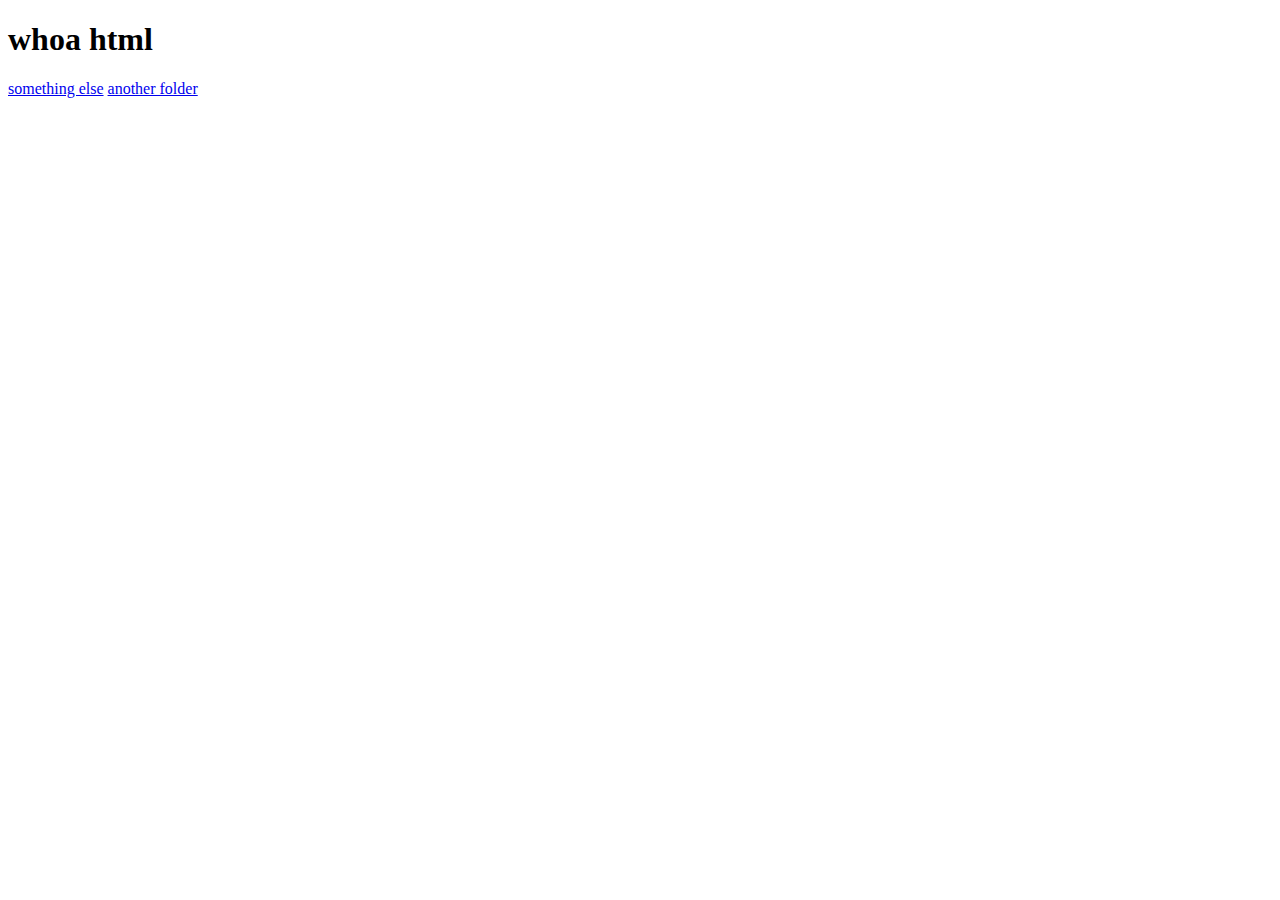
<file: 01-html/index.html>
<!DOCTYPE html>
<html lang="en">
<head>
    <meta charset="UTF-8">
    <meta name="viewport" content="width=device-width, initial-scale=1.0">
    <title>Tut 0</title>
</head>
<body>
    <h1>whoa html</h1>
    <a href="something-else.html">something else</a>
    <a href="another-folder">another folder</a>
</body>
</html>
</file>
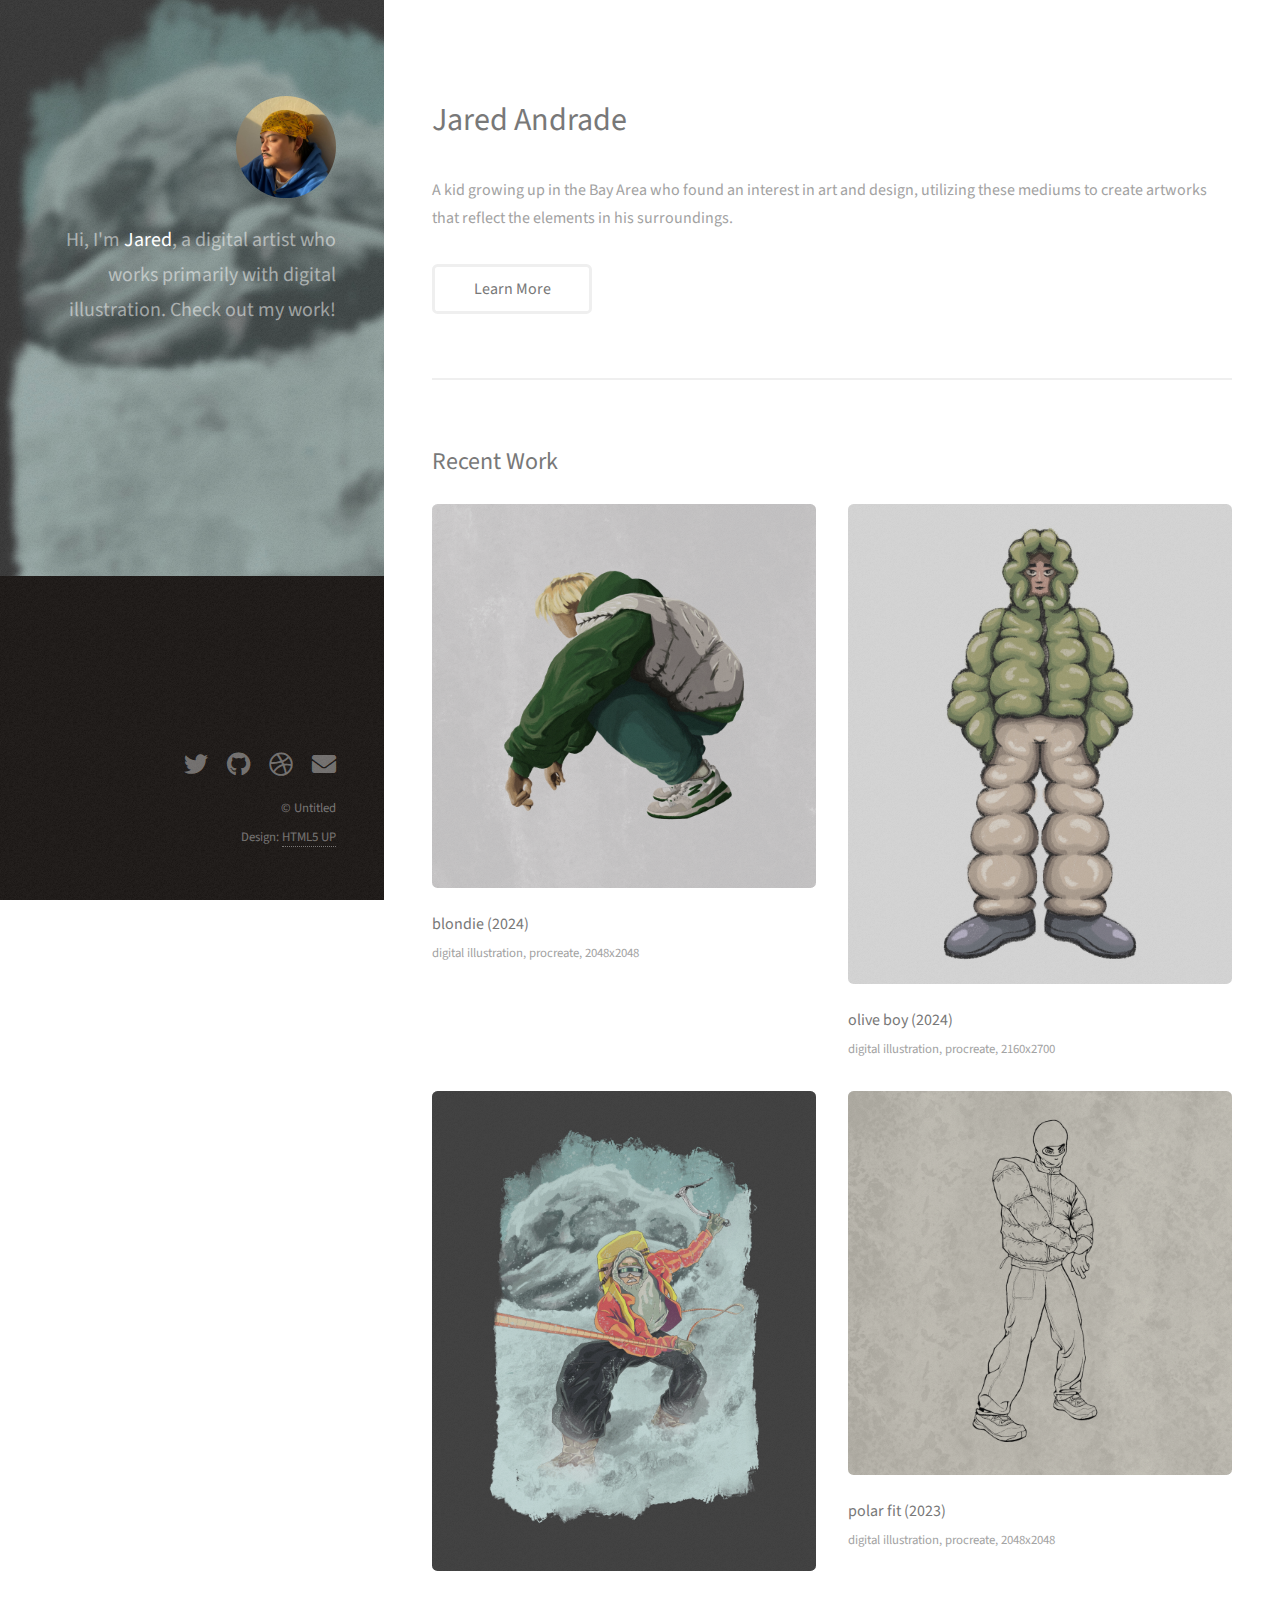
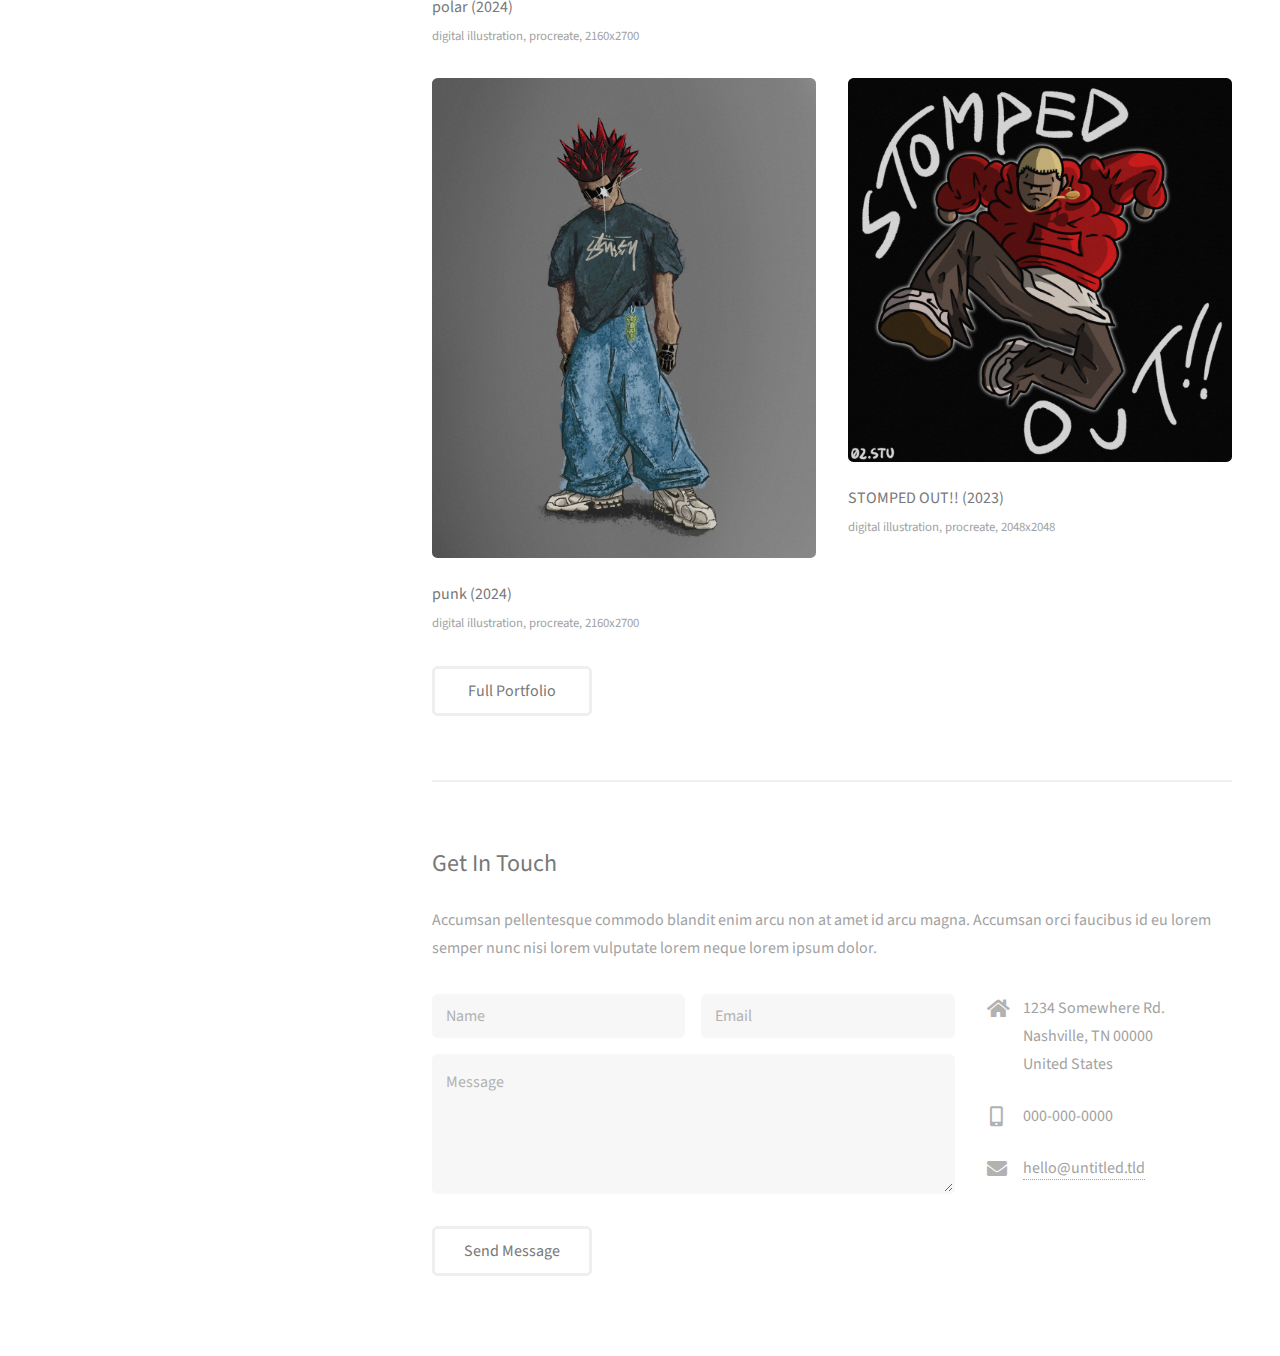
<file: tutorial-06/index.html>
<!DOCTYPE HTML>
<!--
	Strata by HTML5 UP
	html5up.net | @ajlkn
	Free for personal and commercial use under the CCA 3.0 license (html5up.net/license)
-->
<html>
	<head>
		<title>Portfolio by Jared Andrade</title>
		<meta charset="utf-8" />
		<meta name="viewport" content="width=device-width, initial-scale=1, user-scalable=no" />
		<link rel="stylesheet" href="assets/css/main.css" />
	</head>
	<body class="is-preload">

		<!-- Header -->
			<header id="header">
				<div class="inner">
					<a href="#" class="image avatar"><img src="images/avatar.jpg" alt="" /></a>
					<h1>Hi, I'm <strong>Jared</strong>, a digital artist who works<br />
					primarily with digital illustration. Check out my work!<br />
					</h1>
				</div>
			</header>

		<!-- Main -->
			<div id="main">

				<!-- One -->
					<section id="one">
						<header class="major">
							<h2>Jared Andrade</h2>
						</header>
						<p>A kid growing up in the Bay Area who found an interest in art and design, utilizing these mediums to create artworks that reflect the elements in his surroundings.</p>
						<ul class="actions">
							<li><a href="#" class="button">Learn More</a></li>
						</ul>
					</section>

				<!-- Two -->
					<section id="two">
						<h2>Recent Work</h2>
						<div class="row">
							<article class="col-6 col-12-xsmall work-item">
								<a href="images/fulls/01.jpg" class="image fit thumb"><img src="images/thumbs/01.jpg" alt="" /></a>
								<h3>blondie (2024)</h3>
								<p>digital illustration, procreate, 2048x2048</p>
							</article>
							<article class="col-6 col-12-xsmall work-item">
								<a href="images/fulls/02.jpg" class="image fit thumb"><img src="images/thumbs/02.jpg" alt="" /></a>
								<h3>olive boy (2024)</h3>
								<p>digital illustration, procreate, 2160x2700</p>
							</article>
							<article class="col-6 col-12-xsmall work-item">
								<a href="images/fulls/03.jpg" class="image fit thumb"><img src="images/thumbs/03.jpg" alt="" /></a>
								<h3>polar (2024)</h3>
								<p>digital illustration, procreate, 2160x2700</p>
							</article>
							<article class="col-6 col-12-xsmall work-item">
								<a href="images/fulls/04.jpg" class="image fit thumb"><img src="images/thumbs/04.jpg" alt="" /></a>
								<h3>polar fit (2023)</h3>
								<p>digital illustration, procreate, 2048x2048</p>
							</article>
							<article class="col-6 col-12-xsmall work-item">
								<a href="images/fulls/05.jpg" class="image fit thumb"><img src="images/thumbs/05.jpg" alt="" /></a>
								<h3>punk (2024)</h3>
								<p>digital illustration, procreate, 2160x2700</p>
							</article>
							<article class="col-6 col-12-xsmall work-item">
								<a href="images/fulls/06.jpg" class="image fit thumb"><img src="images/thumbs/06.jpg" alt="" /></a>
								<h3>STOMPED OUT!! (2023)</h3>
								<p>digital illustration, procreate, 2048x2048</p>
							</article>
						</div>
						<ul class="actions">
							<li><a href="#" class="button">Full Portfolio</a></li>
						</ul>
					</section>

				<!-- Three -->
					<section id="three">
						<h2>Get In Touch</h2>
						<p>Accumsan pellentesque commodo blandit enim arcu non at amet id arcu magna. Accumsan orci faucibus id eu lorem semper nunc nisi lorem vulputate lorem neque lorem ipsum dolor.</p>
						<div class="row">
							<div class="col-8 col-12-small">
								<form method="post" action="#">
									<div class="row gtr-uniform gtr-50">
										<div class="col-6 col-12-xsmall"><input type="text" name="name" id="name" placeholder="Name" /></div>
										<div class="col-6 col-12-xsmall"><input type="email" name="email" id="email" placeholder="Email" /></div>
										<div class="col-12"><textarea name="message" id="message" placeholder="Message" rows="4"></textarea></div>
									</div>
								</form>
								<ul class="actions">
									<li><input type="submit" value="Send Message" /></li>
								</ul>
							</div>
							<div class="col-4 col-12-small">
								<ul class="labeled-icons">
									<li>
										<h3 class="icon solid fa-home"><span class="label">Address</span></h3>
										1234 Somewhere Rd.<br />
										Nashville, TN 00000<br />
										United States
									</li>
									<li>
										<h3 class="icon solid fa-mobile-alt"><span class="label">Phone</span></h3>
										000-000-0000
									</li>
									<li>
										<h3 class="icon solid fa-envelope"><span class="label">Email</span></h3>
										<a href="#">hello@untitled.tld</a>
									</li>
								</ul>
							</div>
						</div>
					</section>

				<!-- Four -->
				<!--
					<section id="four">
						<h2>Elements</h2>

						<section>
							<h4>Text</h4>
							<p>This is <b>bold</b> and this is <strong>strong</strong>. This is <i>italic</i> and this is <em>emphasized</em>.
							This is <sup>superscript</sup> text and this is <sub>subscript</sub> text.
							This is <u>underlined</u> and this is code: <code>for (;;) { ... }</code>. Finally, <a href="#">this is a link</a>.</p>
							<hr />
							<header>
								<h4>Heading with a Subtitle</h4>
								<p>Lorem ipsum dolor sit amet nullam id egestas urna aliquam</p>
							</header>
							<p>Nunc lacinia ante nunc ac lobortis. Interdum adipiscing gravida odio porttitor sem non mi integer non faucibus ornare mi ut ante amet placerat aliquet. Volutpat eu sed ante lacinia sapien lorem accumsan varius montes viverra nibh in adipiscing blandit tempus accumsan.</p>
							<header>
								<h5>Heading with a Subtitle</h5>
								<p>Lorem ipsum dolor sit amet nullam id egestas urna aliquam</p>
							</header>
							<p>Nunc lacinia ante nunc ac lobortis. Interdum adipiscing gravida odio porttitor sem non mi integer non faucibus ornare mi ut ante amet placerat aliquet. Volutpat eu sed ante lacinia sapien lorem accumsan varius montes viverra nibh in adipiscing blandit tempus accumsan.</p>
							<hr />
							<h2>Heading Level 2</h2>
							<h3>Heading Level 3</h3>
							<h4>Heading Level 4</h4>
							<h5>Heading Level 5</h5>
							<h6>Heading Level 6</h6>
							<hr />
							<h5>Blockquote</h5>
							<blockquote>Fringilla nisl. Donec accumsan interdum nisi, quis tincidunt felis sagittis eget tempus euismod. Vestibulum ante ipsum primis in faucibus vestibulum. Blandit adipiscing eu felis iaculis volutpat ac adipiscing accumsan faucibus. Vestibulum ante ipsum primis in faucibus lorem ipsum dolor sit amet nullam adipiscing eu felis.</blockquote>
							<h5>Preformatted</h5>
							<pre><code>i = 0;

while (!deck.isInOrder()) {
print 'Iteration ' + i;
deck.shuffle();
i++;
}

print 'It took ' + i + ' iterations to sort the deck.';</code></pre>
						</section>

						<section>
							<h4>Lists</h4>
							<div class="row">
								<div class="col-6 col-12-xsmall">
									<h5>Unordered</h5>
									<ul>
										<li>Dolor pulvinar etiam magna etiam.</li>
										<li>Sagittis adipiscing lorem eleifend.</li>
										<li>Felis enim feugiat dolore viverra.</li>
									</ul>
									<h5>Alternate</h5>
									<ul class="alt">
										<li>Dolor pulvinar etiam magna etiam.</li>
										<li>Sagittis adipiscing lorem eleifend.</li>
										<li>Felis enim feugiat dolore viverra.</li>
									</ul>
								</div>
								<div class="col-6 col-12-xsmall">
									<h5>Ordered</h5>
									<ol>
										<li>Dolor pulvinar etiam magna etiam.</li>
										<li>Etiam vel felis at lorem sed viverra.</li>
										<li>Felis enim feugiat dolore viverra.</li>
										<li>Dolor pulvinar etiam magna etiam.</li>
										<li>Etiam vel felis at lorem sed viverra.</li>
										<li>Felis enim feugiat dolore viverra.</li>
									</ol>
									<h5>Icons</h5>
									<ul class="icons">
										<li><a href="#" class="icon brands fa-twitter"><span class="label">Twitter</span></a></li>
										<li><a href="#" class="icon brands fa-facebook-f"><span class="label">Facebook</span></a></li>
										<li><a href="#" class="icon brands fa-instagram"><span class="label">Instagram</span></a></li>
										<li><a href="#" class="icon brands fa-github"><span class="label">Github</span></a></li>
										<li><a href="#" class="icon brands fa-dribbble"><span class="label">Dribbble</span></a></li>
										<li><a href="#" class="icon brands fa-tumblr"><span class="label">Tumblr</span></a></li>
									</ul>
								</div>
							</div>
							<h5>Actions</h5>
							<ul class="actions">
								<li><a href="#" class="button primary">Default</a></li>
								<li><a href="#" class="button">Default</a></li>
							</ul>
							<ul class="actions small">
								<li><a href="#" class="button primary small">Small</a></li>
								<li><a href="#" class="button small">Small</a></li>
							</ul>
							<div class="row">
								<div class="col-6 col-12-small">
									<ul class="actions stacked">
										<li><a href="#" class="button primary">Default</a></li>
										<li><a href="#" class="button">Default</a></li>
									</ul>
								</div>
								<div class="col-6 col-12-small">
									<ul class="actions stacked">
										<li><a href="#" class="button primary small">Small</a></li>
										<li><a href="#" class="button small">Small</a></li>
									</ul>
								</div>
								<div class="col-6 col-12-small">
									<ul class="actions stacked">
										<li><a href="#" class="button primary fit">Default</a></li>
										<li><a href="#" class="button fit">Default</a></li>
									</ul>
								</div>
								<div class="col-6 col-12-small">
									<ul class="actions stacked">
										<li><a href="#" class="button primary small fit">Small</a></li>
										<li><a href="#" class="button small fit">Small</a></li>
									</ul>
								</div>
							</div>
						</section>

						<section>
							<h4>Table</h4>
							<h5>Default</h5>
							<div class="table-wrapper">
								<table>
									<thead>
										<tr>
											<th>Name</th>
											<th>Description</th>
											<th>Price</th>
										</tr>
									</thead>
									<tbody>
										<tr>
											<td>Item One</td>
											<td>Ante turpis integer aliquet porttitor.</td>
											<td>29.99</td>
										</tr>
										<tr>
											<td>Item Two</td>
											<td>Vis ac commodo adipiscing arcu aliquet.</td>
											<td>19.99</td>
										</tr>
										<tr>
											<td>Item Three</td>
											<td> Morbi faucibus arcu accumsan lorem.</td>
											<td>29.99</td>
										</tr>
										<tr>
											<td>Item Four</td>
											<td>Vitae integer tempus condimentum.</td>
											<td>19.99</td>
										</tr>
										<tr>
											<td>Item Five</td>
											<td>Ante turpis integer aliquet porttitor.</td>
											<td>29.99</td>
										</tr>
									</tbody>
									<tfoot>
										<tr>
											<td colspan="2"></td>
											<td>100.00</td>
										</tr>
									</tfoot>
								</table>
							</div>

							<h5>Alternate</h5>
							<div class="table-wrapper">
								<table class="alt">
									<thead>
										<tr>
											<th>Name</th>
											<th>Description</th>
											<th>Price</th>
										</tr>
									</thead>
									<tbody>
										<tr>
											<td>Item One</td>
											<td>Ante turpis integer aliquet porttitor.</td>
											<td>29.99</td>
										</tr>
										<tr>
											<td>Item Two</td>
											<td>Vis ac commodo adipiscing arcu aliquet.</td>
											<td>19.99</td>
										</tr>
										<tr>
											<td>Item Three</td>
											<td> Morbi faucibus arcu accumsan lorem.</td>
											<td>29.99</td>
										</tr>
										<tr>
											<td>Item Four</td>
											<td>Vitae integer tempus condimentum.</td>
											<td>19.99</td>
										</tr>
										<tr>
											<td>Item Five</td>
											<td>Ante turpis integer aliquet porttitor.</td>
											<td>29.99</td>
										</tr>
									</tbody>
									<tfoot>
										<tr>
											<td colspan="2"></td>
											<td>100.00</td>
										</tr>
									</tfoot>
								</table>
							</div>
						</section>

						<section>
							<h4>Buttons</h4>
							<ul class="actions">
								<li><a href="#" class="button primary">Primary</a></li>
								<li><a href="#" class="button">Default</a></li>
							</ul>
							<ul class="actions">
								<li><a href="#" class="button large">Large</a></li>
								<li><a href="#" class="button">Default</a></li>
								<li><a href="#" class="button small">Small</a></li>
							</ul>
							<ul class="actions fit">
								<li><a href="#" class="button primary fit">Fit</a></li>
								<li><a href="#" class="button fit">Fit</a></li>
							</ul>
							<ul class="actions fit small">
								<li><a href="#" class="button primary fit small">Fit + Small</a></li>
								<li><a href="#" class="button fit small">Fit + Small</a></li>
							</ul>
							<ul class="actions">
								<li><a href="#" class="button primary icon solid fa-download">Icon</a></li>
								<li><a href="#" class="button icon solid fa-download">Icon</a></li>
							</ul>
							<ul class="actions">
								<li><span class="button primary disabled">Primary</span></li>
								<li><span class="button disabled">Default</span></li>
							</ul>
						</section>

						<section>
							<h4>Form</h4>
							<form method="post" action="#">
								<div class="row gtr-uniform gtr-50">
									<div class="col-6 col-12-xsmall">
										<input type="text" name="demo-name" id="demo-name" value="" placeholder="Name" />
									</div>
									<div class="col-6 col-12-xsmall">
										<input type="email" name="demo-email" id="demo-email" value="" placeholder="Email" />
									</div>
									<div class="col-12">
										<select name="demo-category" id="demo-category">
											<option value="">- Category -</option>
											<option value="1">Manufacturing</option>
											<option value="1">Shipping</option>
											<option value="1">Administration</option>
											<option value="1">Human Resources</option>
										</select>
									</div>
									<div class="col-4 col-12-small">
										<input type="radio" id="demo-priority-low" name="demo-priority" checked>
										<label for="demo-priority-low">Low Priority</label>
									</div>
									<div class="col-4 col-12-small">
										<input type="radio" id="demo-priority-normal" name="demo-priority">
										<label for="demo-priority-normal">Normal Priority</label>
									</div>
									<div class="col-4 col-12-small">
										<input type="radio" id="demo-priority-high" name="demo-priority">
										<label for="demo-priority-high">High Priority</label>
									</div>
									<div class="col-6 col-12-small">
										<input type="checkbox" id="demo-copy" name="demo-copy">
										<label for="demo-copy">Email me a copy of this message</label>
									</div>
									<div class="col-6 col-12-small">
										<input type="checkbox" id="demo-human" name="demo-human" checked>
										<label for="demo-human">I am a human and not a robot</label>
									</div>
									<div class="col-12">
										<textarea name="demo-message" id="demo-message" placeholder="Enter your message" rows="6"></textarea>
									</div>
									<div class="col-12">
										<ul class="actions">
											<li><input type="submit" value="Send Message" class="primary" /></li>
											<li><input type="reset" value="Reset" /></li>
										</ul>
									</div>
								</div>
							</form>
						</section>

						<section>
							<h4>Image</h4>
							<h5>Fit</h5>
							<div class="box alt">
								<div class="row gtr-50 gtr-uniform">
									<div class="col-12"><span class="image fit"><img src="images/fulls/05.jpg" alt="" /></span></div>
									<div class="col-4"><span class="image fit"><img src="images/thumbs/01.jpg" alt="" /></span></div>
									<div class="col-4"><span class="image fit"><img src="images/thumbs/02.jpg" alt="" /></span></div>
									<div class="col-4"><span class="image fit"><img src="images/thumbs/03.jpg" alt="" /></span></div>
									<div class="col-4"><span class="image fit"><img src="images/thumbs/04.jpg" alt="" /></span></div>
									<div class="col-4"><span class="image fit"><img src="images/thumbs/05.jpg" alt="" /></span></div>
									<div class="col-4"><span class="image fit"><img src="images/thumbs/06.jpg" alt="" /></span></div>
									<div class="col-4"><span class="image fit"><img src="images/thumbs/03.jpg" alt="" /></span></div>
									<div class="col-4"><span class="image fit"><img src="images/thumbs/02.jpg" alt="" /></span></div>
									<div class="col-4"><span class="image fit"><img src="images/thumbs/01.jpg" alt="" /></span></div>
								</div>
							</div>
							<h5>Left &amp; Right</h5>
							<p><span class="image left"><img src="images/avatar.jpg" alt="" /></span>Fringilla nisl. Donec accumsan interdum nisi, quis tincidunt felis sagittis eget. tempus euismod. Vestibulum ante ipsum primis in faucibus vestibulum. Blandit adipiscing eu felis iaculis volutpat ac adipiscing accumsan eu faucibus. Integer ac pellentesque praesent tincidunt felis sagittis eget. tempus euismod. Vestibulum ante ipsum primis in faucibus vestibulum. Blandit adipiscing eu felis iaculis volutpat ac adipiscing accumsan eu faucibus. Integer ac pellentesque praesent. Donec accumsan interdum nisi, quis tincidunt felis sagittis eget. tempus euismod. Vestibulum ante ipsum primis in faucibus vestibulum. Blandit adipiscing eu felis iaculis volutpat ac adipiscing accumsan eu faucibus. Integer ac pellentesque praesent tincidunt felis sagittis eget. tempus euismod. Vestibulum ante ipsum primis in faucibus vestibulum. Blandit adipiscing eu felis iaculis volutpat ac adipiscing accumsan eu faucibus. Integer ac pellentesque praesent.</p>
							<p><span class="image right"><img src="images/avatar.jpg" alt="" /></span>Fringilla nisl. Donec accumsan interdum nisi, quis tincidunt felis sagittis eget. tempus euismod. Vestibulum ante ipsum primis in faucibus vestibulum. Blandit adipiscing eu felis iaculis volutpat ac adipiscing accumsan eu faucibus. Integer ac pellentesque praesent tincidunt felis sagittis eget. tempus euismod. Vestibulum ante ipsum primis in faucibus vestibulum. Blandit adipiscing eu felis iaculis volutpat ac adipiscing accumsan eu faucibus. Integer ac pellentesque praesent. Donec accumsan interdum nisi, quis tincidunt felis sagittis eget. tempus euismod. Vestibulum ante ipsum primis in faucibus vestibulum. Blandit adipiscing eu felis iaculis volutpat ac adipiscing accumsan eu faucibus. Integer ac pellentesque praesent tincidunt felis sagittis eget. tempus euismod. Vestibulum ante ipsum primis in faucibus vestibulum. Blandit adipiscing eu felis iaculis volutpat ac adipiscing accumsan eu faucibus. Integer ac pellentesque praesent.</p>
						</section>

					</section>
				-->

			</div>

		<!-- Footer -->
			<footer id="footer">
				<div class="inner">
					<ul class="icons">
						<li><a href="#" class="icon brands fa-twitter"><span class="label">Twitter</span></a></li>
						<li><a href="#" class="icon brands fa-github"><span class="label">Github</span></a></li>
						<li><a href="#" class="icon brands fa-dribbble"><span class="label">Dribbble</span></a></li>
						<li><a href="#" class="icon solid fa-envelope"><span class="label">Email</span></a></li>
					</ul>
					<ul class="copyright">
						<li>&copy; Untitled</li><li>Design: <a href="http://html5up.net">HTML5 UP</a></li>
					</ul>
				</div>
			</footer>

		<!-- Scripts -->
			<script src="assets/js/jquery.min.js"></script>
			<script src="assets/js/jquery.poptrox.min.js"></script>
			<script src="assets/js/browser.min.js"></script>
			<script src="assets/js/breakpoints.min.js"></script>
			<script src="assets/js/util.js"></script>
			<script src="assets/js/main.js"></script>

	</body>
</html>
</file>
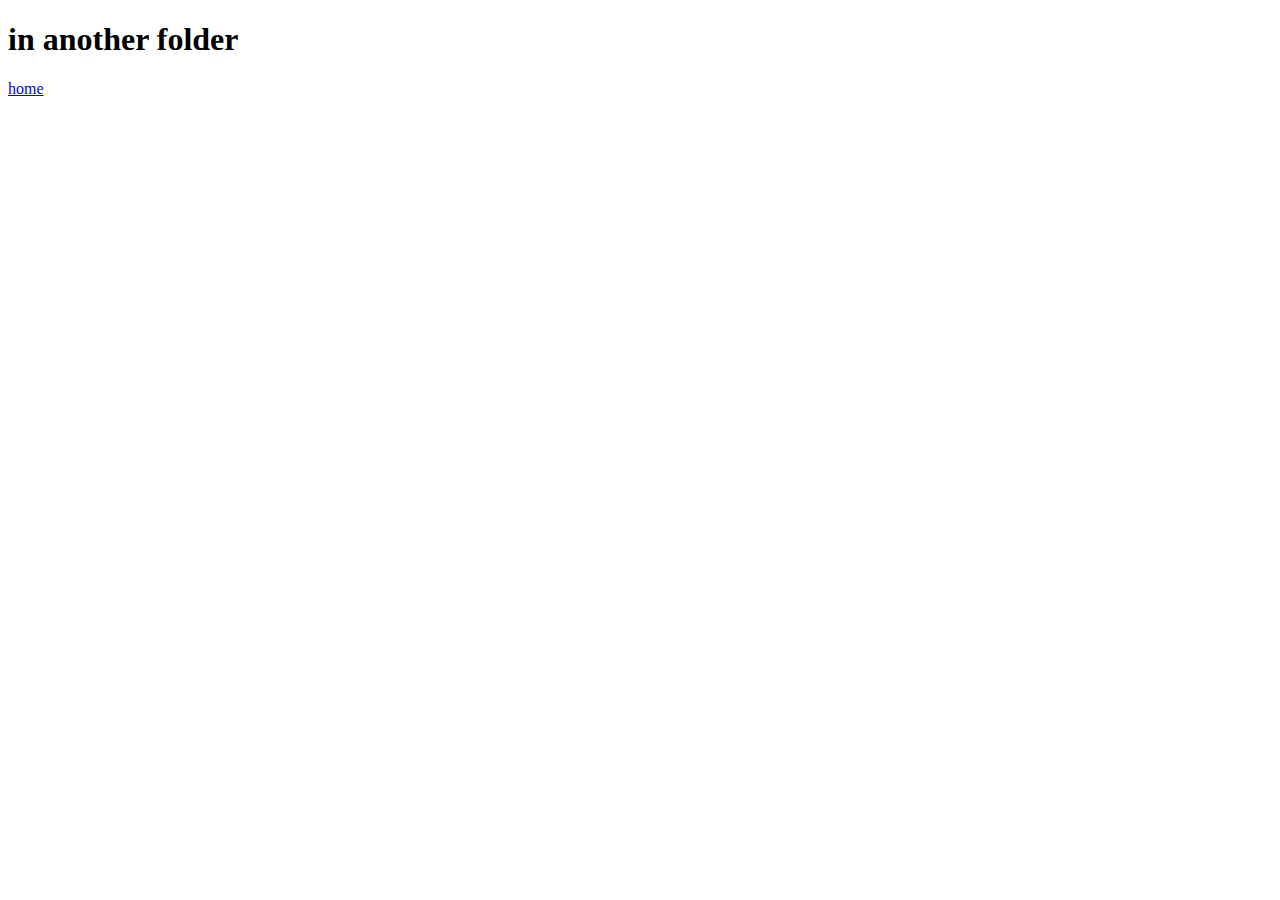
<file: 01-html/another-folder/index.html>
<!DOCTYPE html>
<html lang="en">
<head>
    <meta charset="UTF-8">
    <meta name="viewport" content="width=device-width, initial-scale=1.0">
    <title>in another folder</title>
</head>
<body>
    <h1>in another folder</h1>
    <a href="..">home</a>
</body>
</html>
</file>
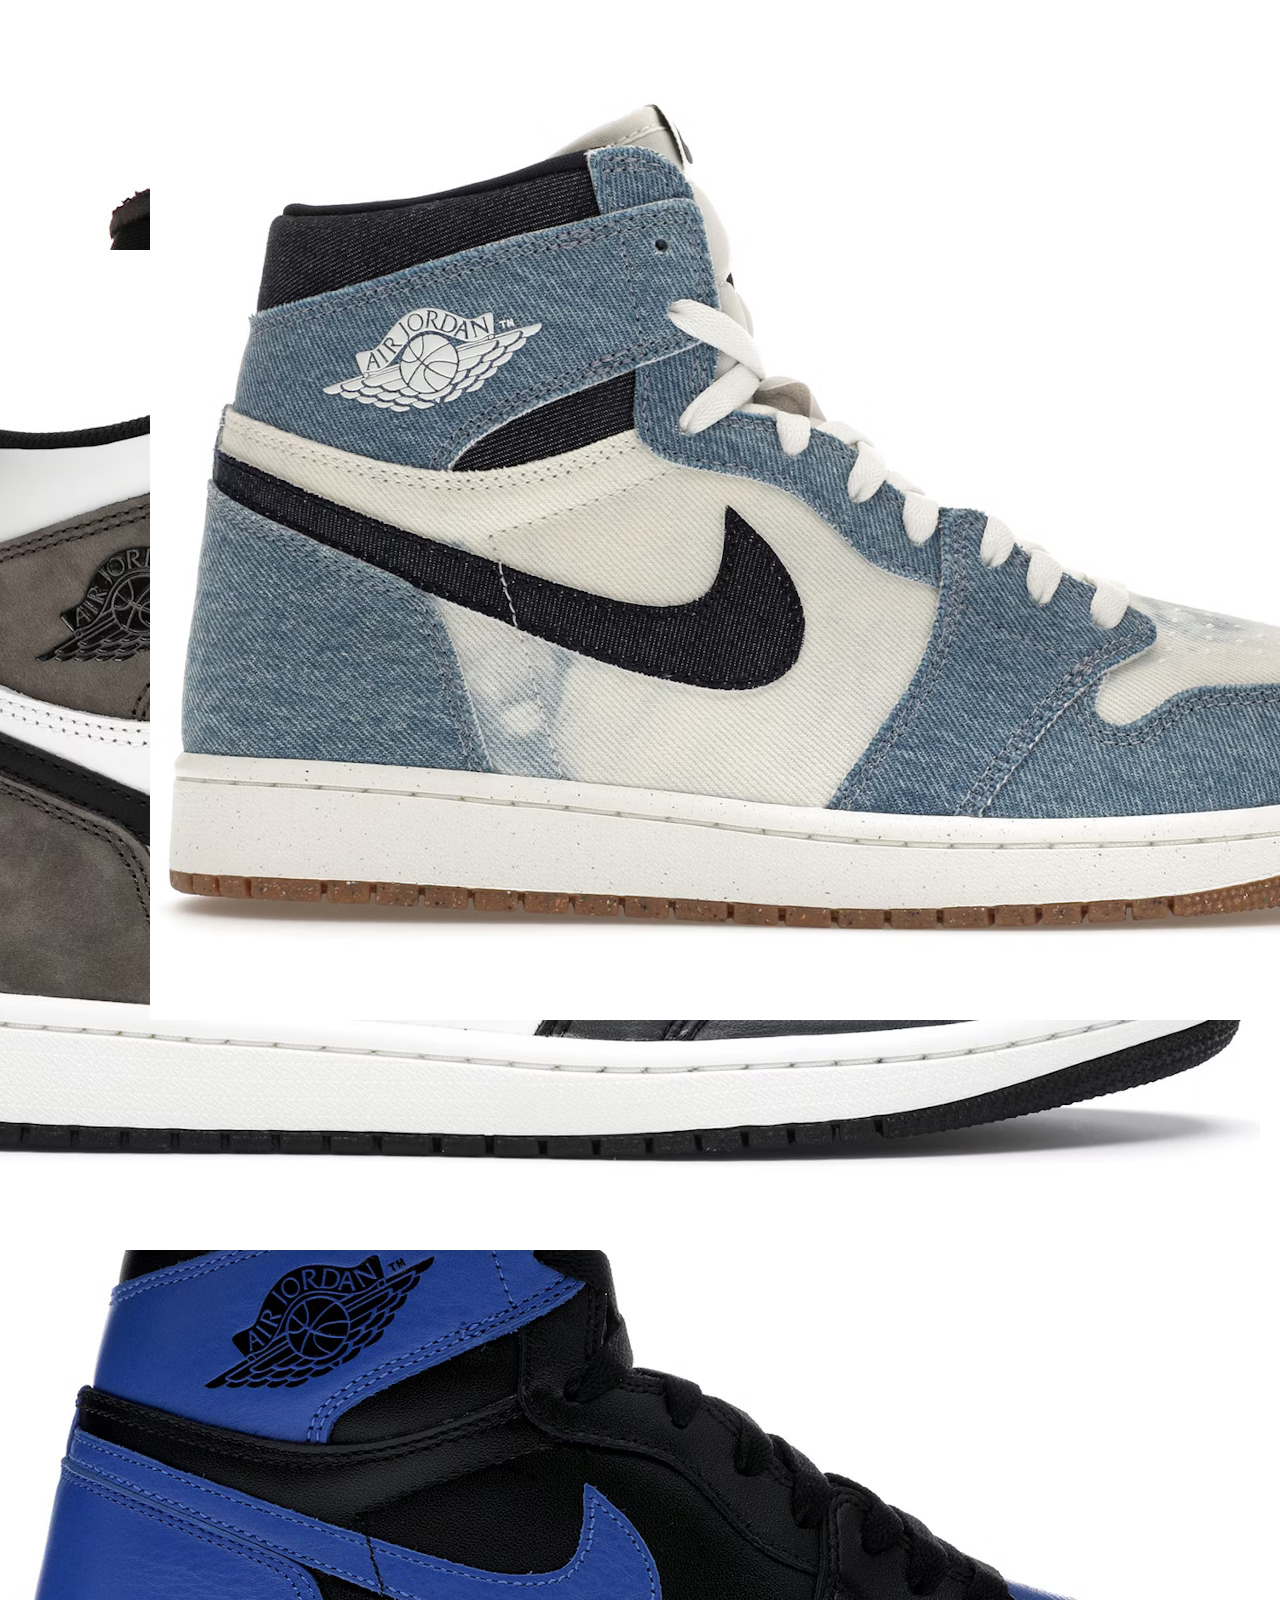
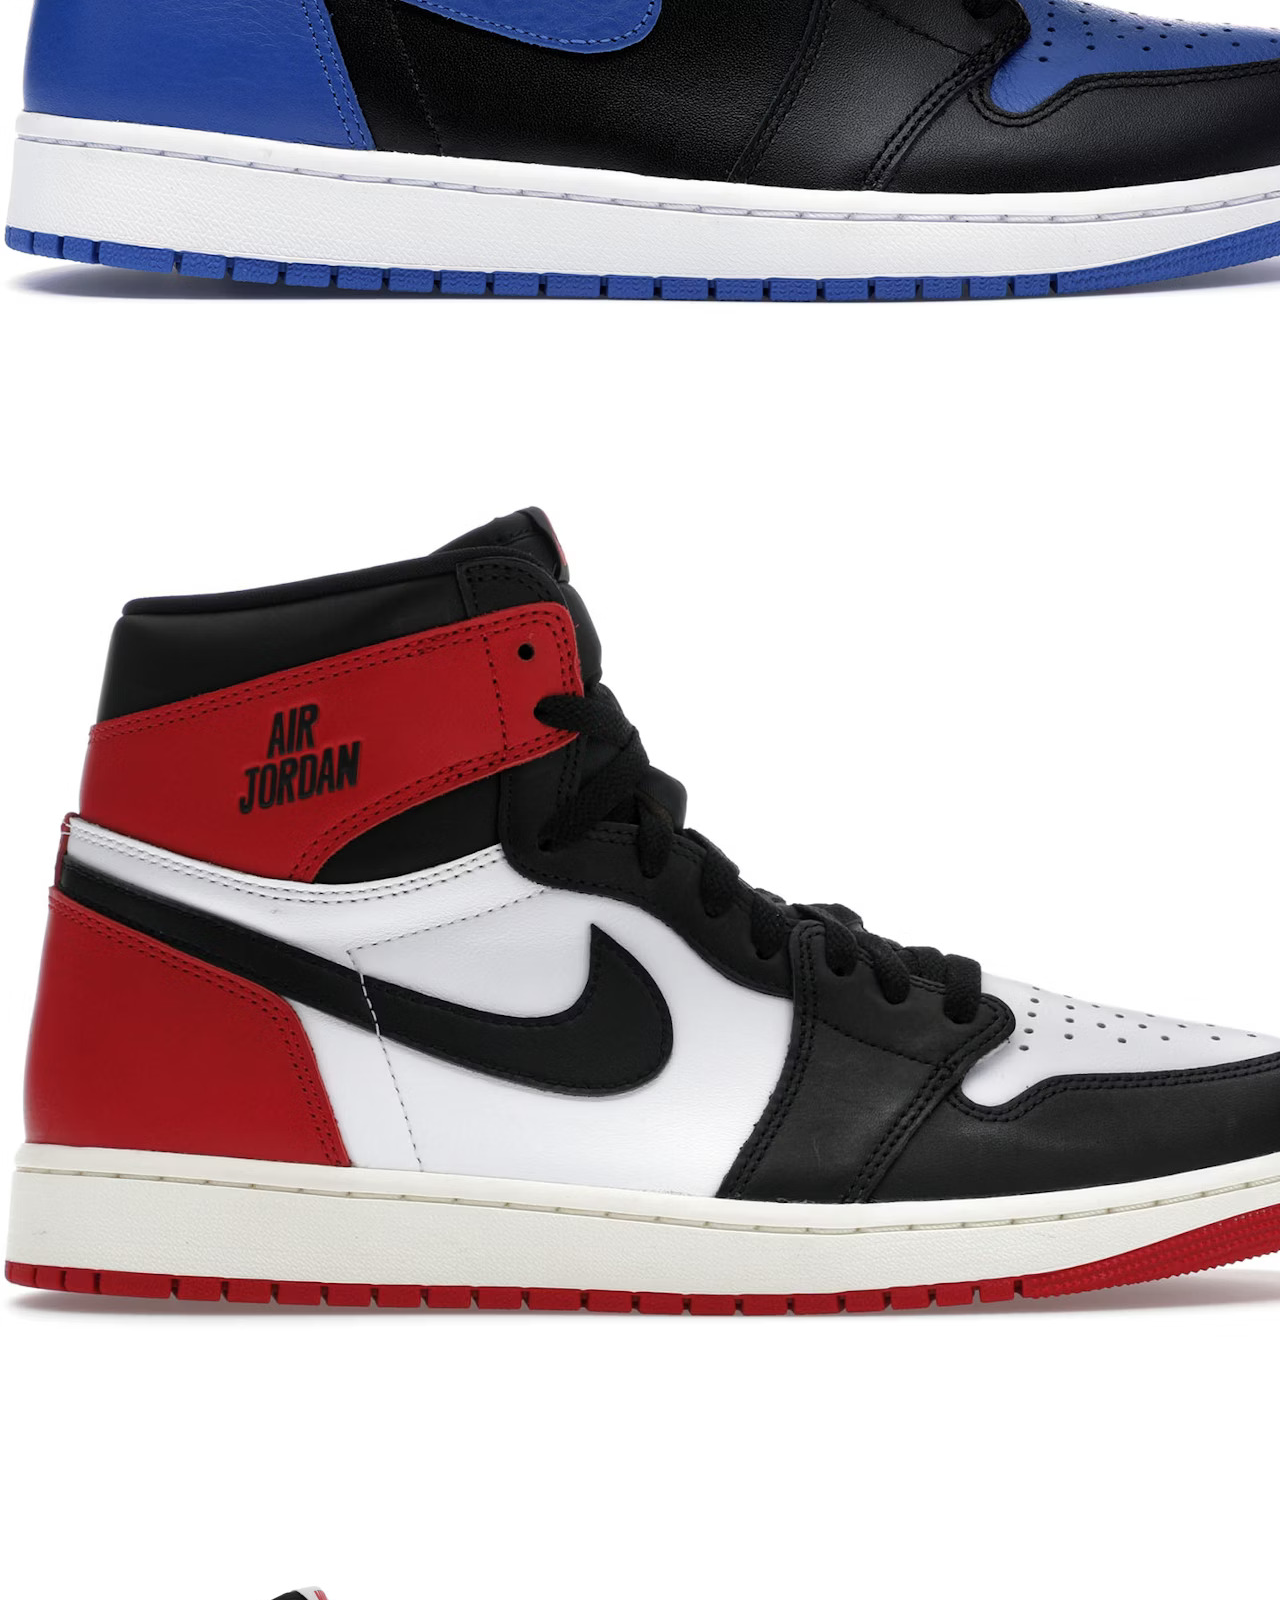
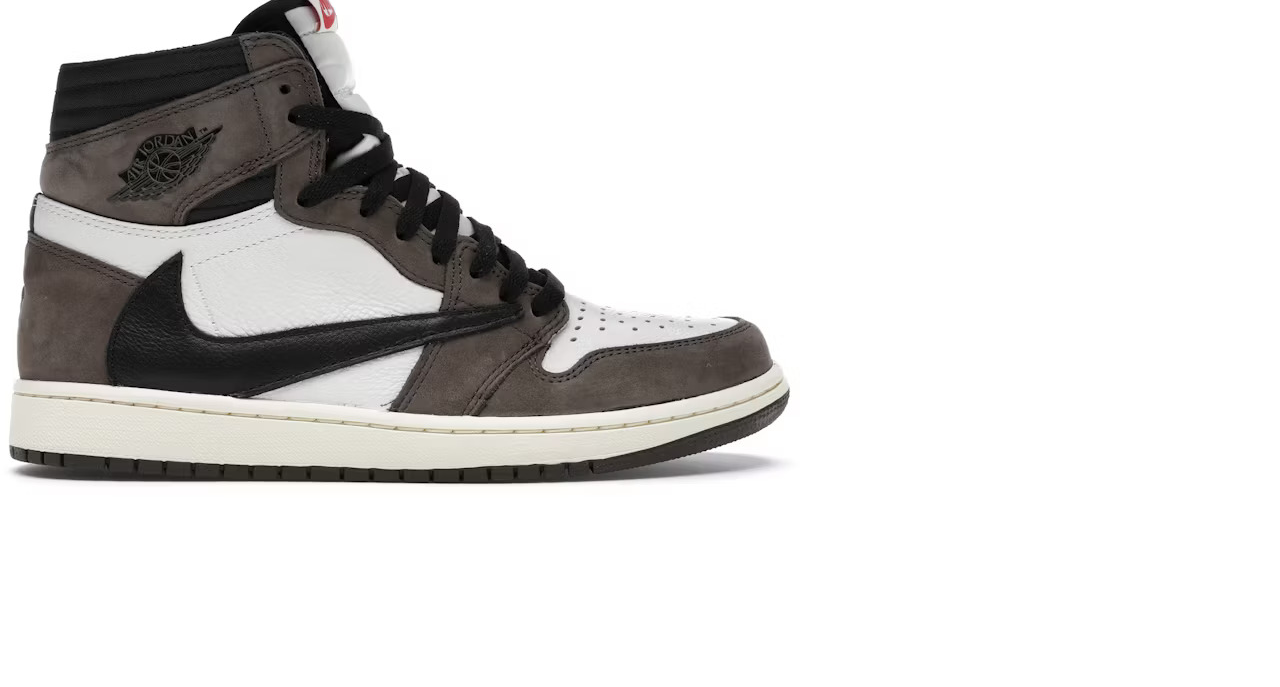
<file: tutorials/dom/index.html>
<!DOCTYPE html>
<html lang="en">
<head>
    <meta charset="UTF-8">
    <meta name="viewport" content="width=device-width, initial-scale=1.0">
    <title>DOM Javascript Tutorial</title>
    <link rel="stylesheet" href="css/style.css">
</head>
<body>
    <!--<header>
        <h1 id="page-title">Jordan 1</h1>
    </header> -->
    <main>
        <div class="image-div" id="image-0">
          <img src="images/img-0.jpg" alt="jordan 1 bred">
        </div>
        <div class="image-div" id="image-1">
            <img src="images/img-1.jpg" alt="jordan 1 mocha">
          </div>
          <div class="image-div" id="image-2">
            <img src="images/img-2.jpg" alt="jordan 1 denim">
          </div>
          <div class="image-div" id="image-3">
            <img src="images/img-3.jpg" alt="jordan 1 off white">
          </div>
          <div class="image-div" id="image-4">
            <img src="images/img-4.jpg" alt="jordan 1 royal blue">
          </div>
          <div class="image-div" id="image-5">
            <img src="images/img-5.jpg" alt="jordan 1 black toe">
          </div>
          <div class="image-div" id="image-6">
            <img src="images/img-6.jpg" alt="jordan 1 travis scott">
          </div>
    </main>

    <script src="js/main.js"></script>

</body>

</html>
</file>
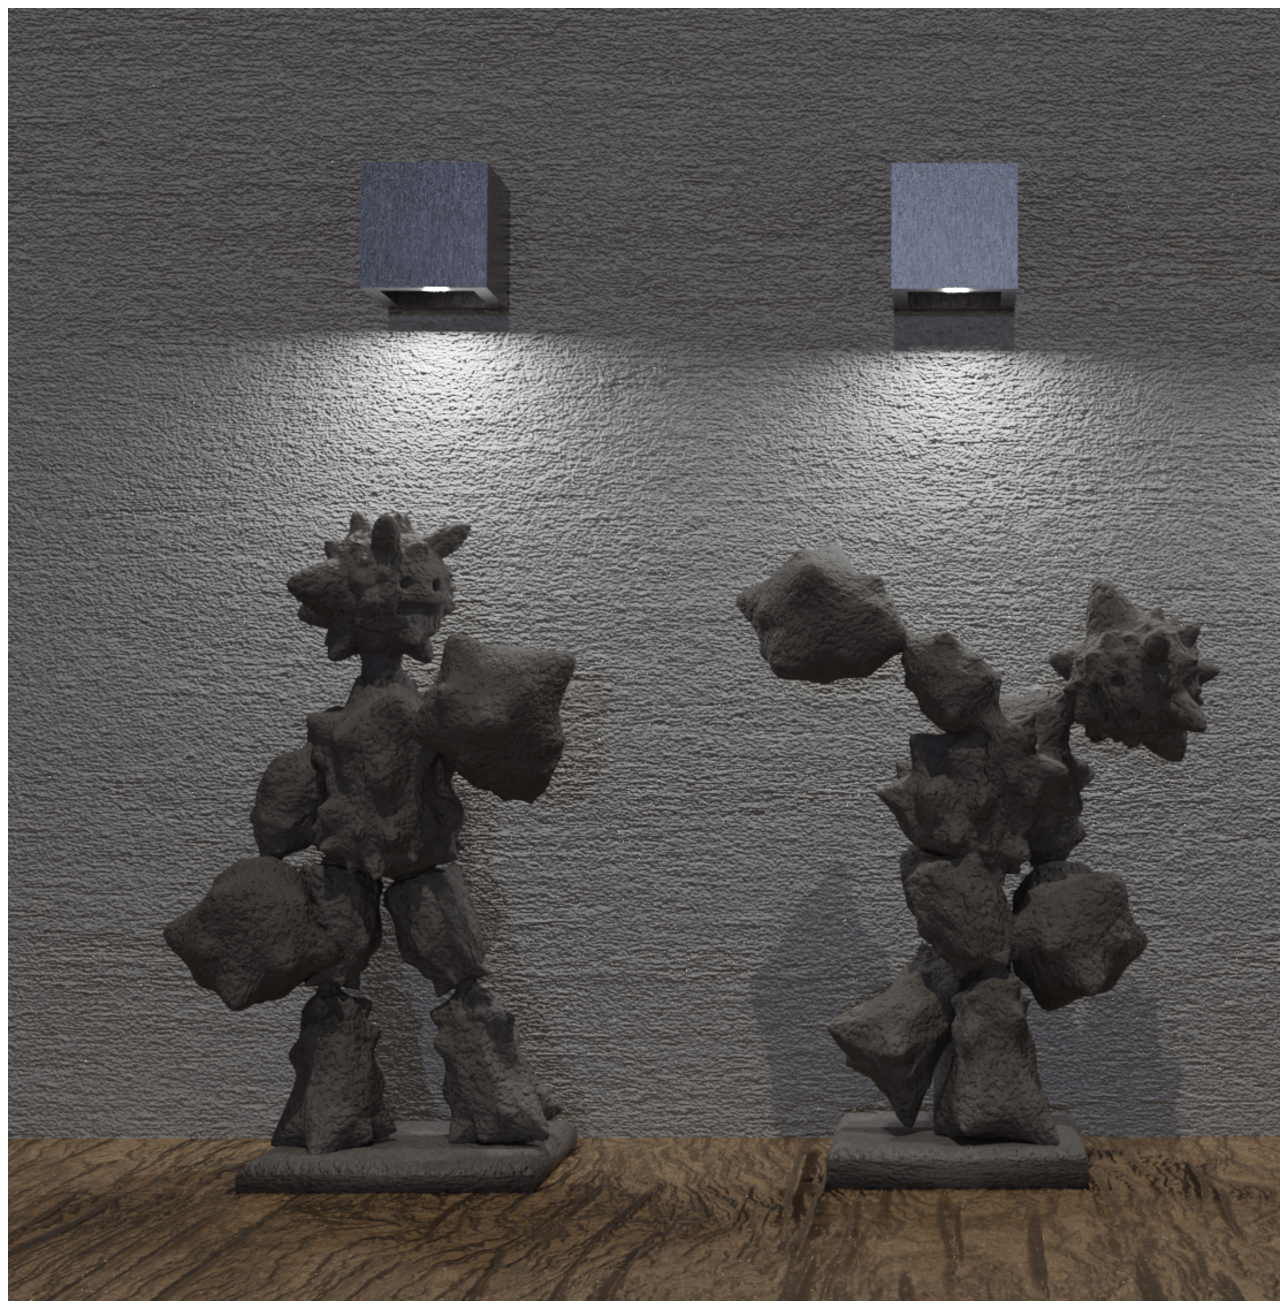
<file: tutorials/01-html/02-html-images/index.html>
<!DOCTYPE html>
<html lang="en">
<head>
    <meta charset="UTF-8">
    <meta name="viewport" content="width=device-width, initial-scale=1.0">
    <title>Optimize Imagest</title>
</head>
<body>
    
<img src="images/Spikeball Museum-1920.png" 
alt="Spikeball Museum 3D Render" 
width="1920" height="1293"
srcset="images/Spikeball Museum-480.png  480w, 
        images/Spikeball Museum-960.png  960w, 
        images/Spikeball Museum-1440.png 1440w, 
        images/Spikeball Museum-1920.png 1920w" 
>
</body>
</html>
</file>
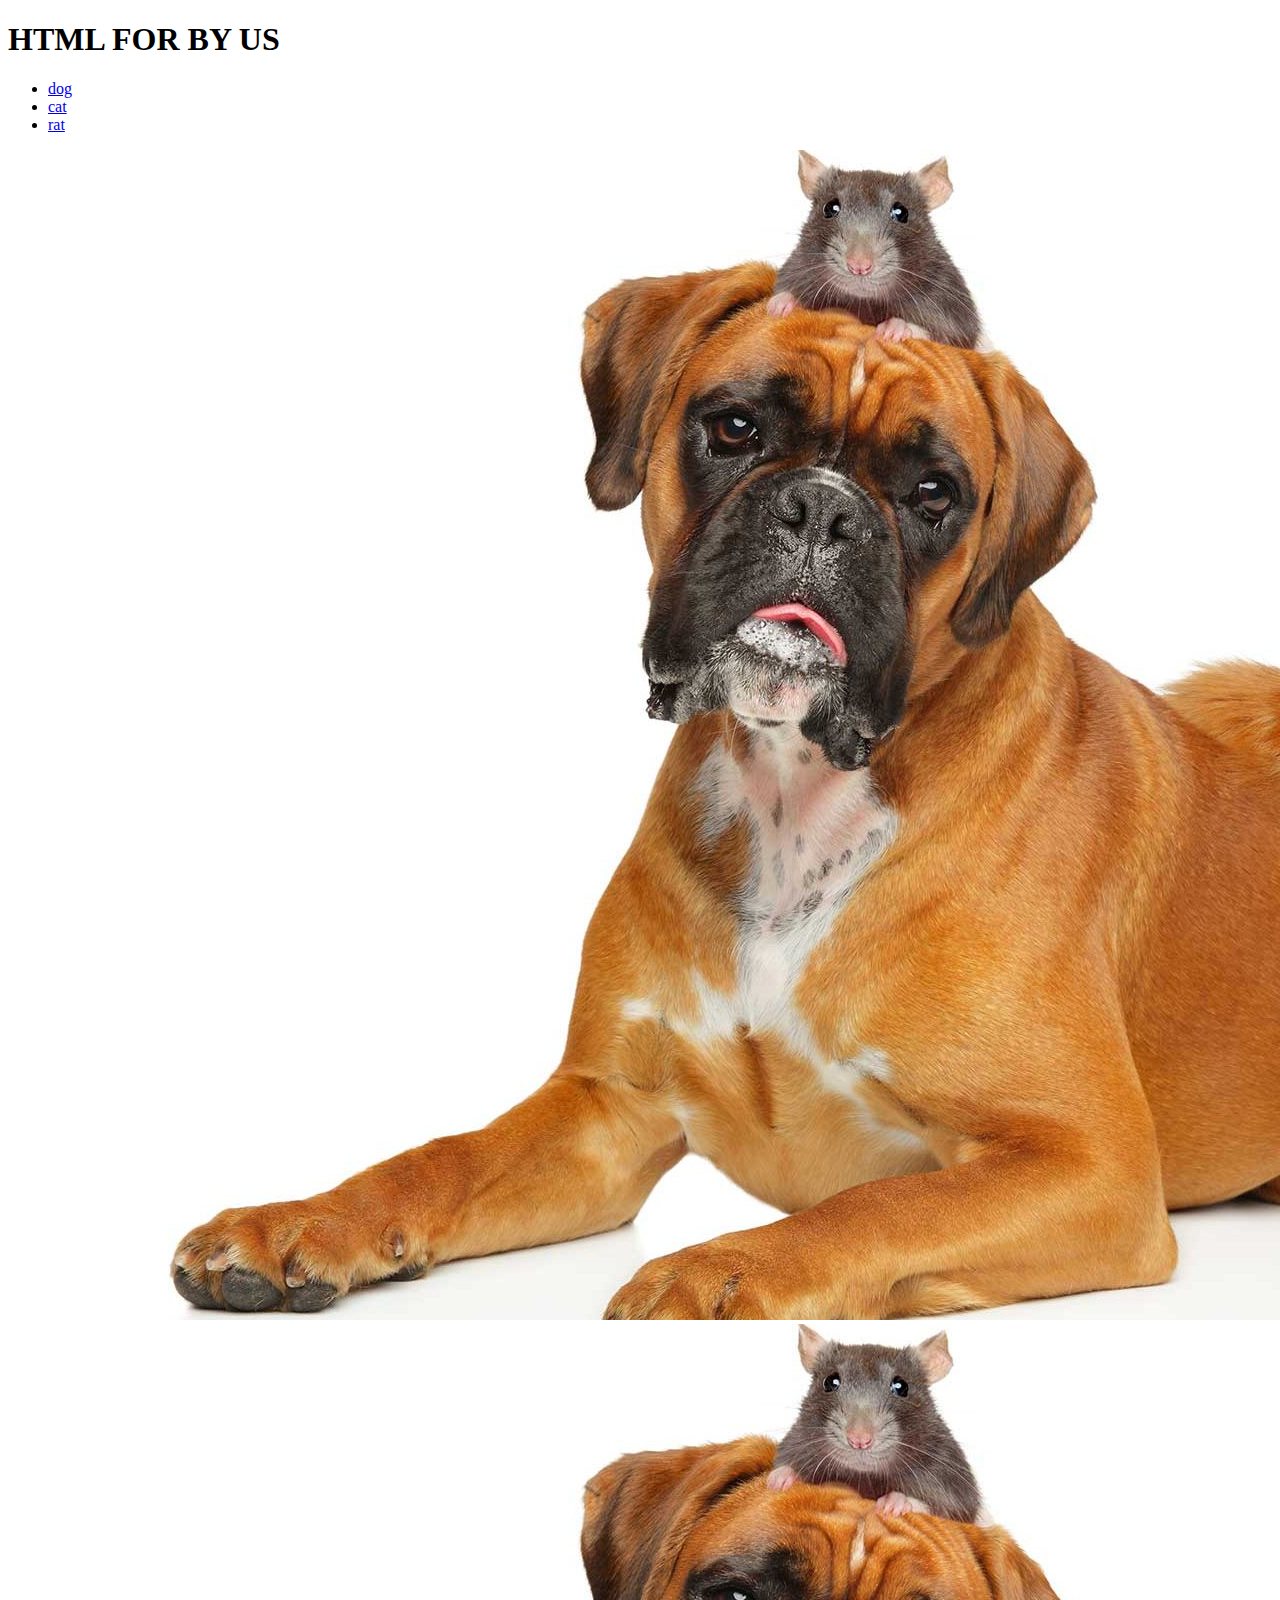
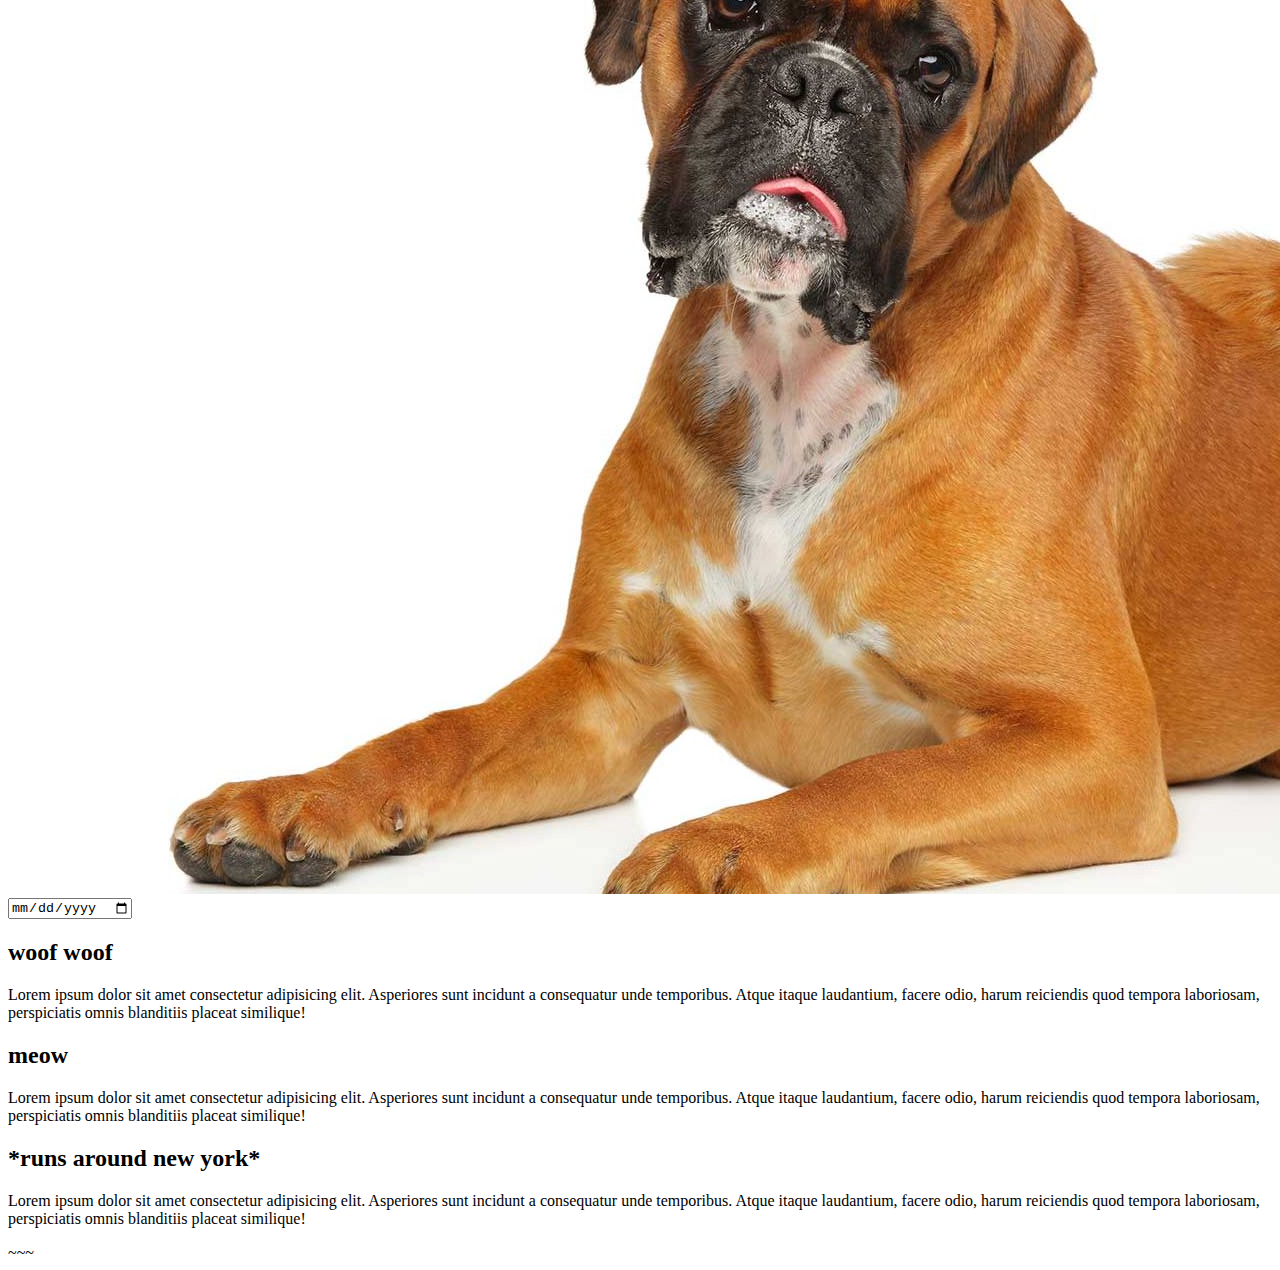
<file: tutorials/01-html/02-html/index.html>
<!DOCTYPE html>
<html lang="en">

<head>
    <meta charset="UTF-8">
    <meta name="viewport" content="width=device-width, initial-scale=1.0">
    <title>HTML Tut</title>
    <meta name="description" content="tutorials blah blah">
</head>

<body>
    <header>
        <h1 contenteditable="true">HTML FOR BY US</h1>
        <nav>
            <ul>
                <li><a href="#dog">dog</a></li>
                <li><a href="#cat">cat</a></li>
                <li><a href="#rat">rat</a></li>
            </ul>
        </nav>
        <div>
            <img src="images/cats dogs and rats.jpg" alt="Rats Dogs and Cats Together">
            <img src="images/cats dogs and rats.jpg" alt="Rats Dogs and Cats Together">
        </div>
    </header>
    <main><input type="date">
        <section id="dog" class="blue-section">
            <h2>woof woof</h2>
            <p>Lorem ipsum dolor sit amet consectetur adipisicing elit. Asperiores sunt incidunt a consequatur unde
                temporibus. Atque itaque laudantium, facere odio, harum reiciendis quod tempora laboriosam, perspiciatis
                omnis blanditiis placeat similique!</p>
        </section>
        <section id="cat">
            <h2>meow</h2>
            <p>Lorem ipsum dolor sit amet consectetur adipisicing elit. Asperiores sunt incidunt a consequatur unde
                temporibus. Atque itaque laudantium, facere odio, harum reiciendis quod tempora laboriosam, perspiciatis
                omnis blanditiis placeat similique!</p>
        </section>
        <section id="rat">
            <h2>*runs around new york*</h2>
            <p>Lorem ipsum dolor sit amet consectetur adipisicing elit. Asperiores sunt incidunt a consequatur unde
                temporibus. Atque itaque laudantium, facere odio, harum reiciendis quod tempora laboriosam, perspiciatis
                omnis blanditiis placeat similique!</p>
        </section>
    </main>
    <footer>~~~</footer>
</body>

</html>
</file>
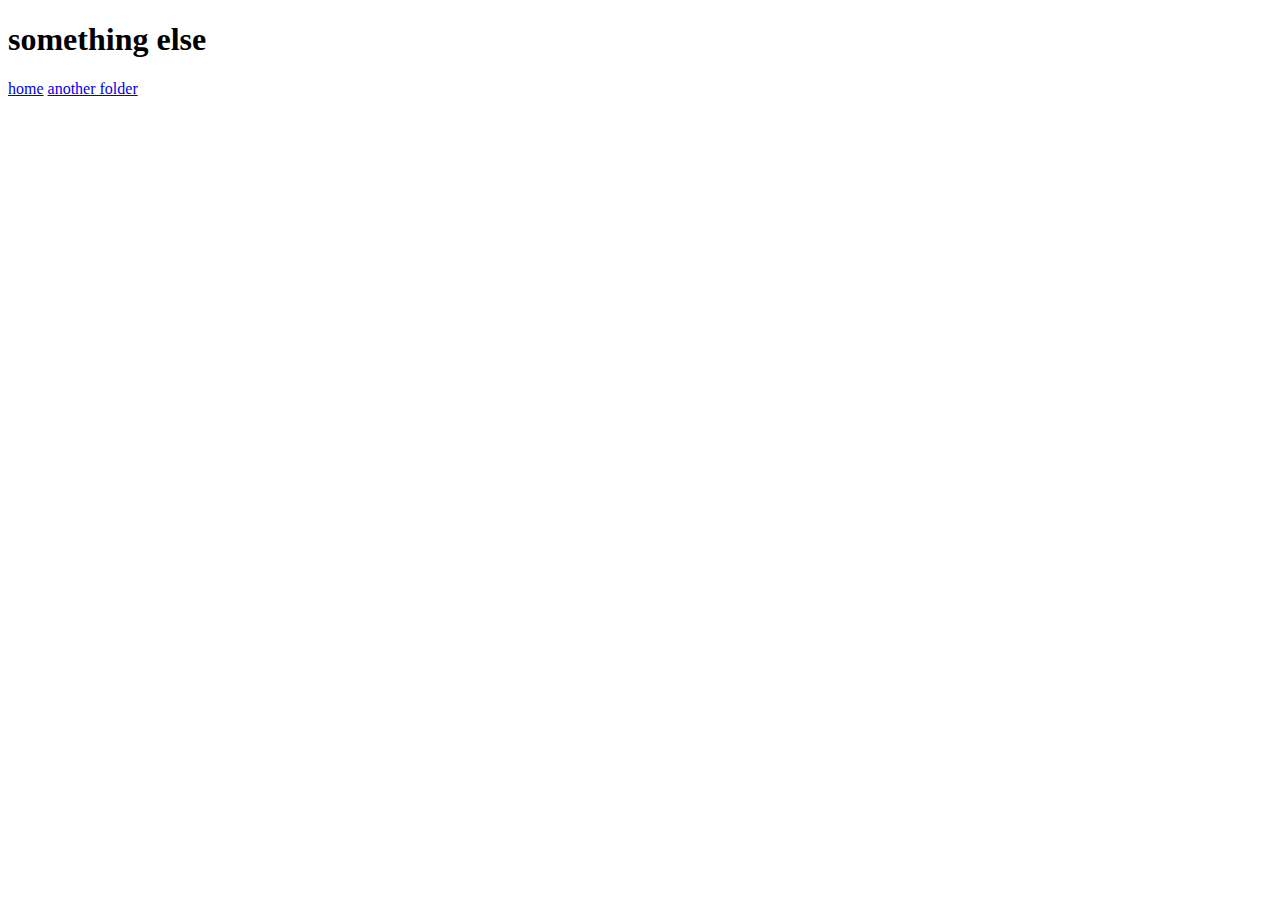
<file: 01-html/something-else.html>
<!DOCTYPE html>
<html lang="en">
<head>
    <meta charset="UTF-8">
    <meta name="viewport" content="width=device-width, initial-scale=1.0">
    <title>something-else</title>
</head>
<body>
    <h1>something else</h1>
    <a href="index.html">home</a>
    <a href="another-folder/index.html">another folder</a>
</body>
</html>
</file>
<file: tutorial-06/assets/css/main.css>
@import url("fontawesome-all.min.css");
@import url("https://fonts.googleapis.com/css?family=Source+Sans+Pro:400,400italic");

/*
	Strata by HTML5 UP
	html5up.net | @ajlkn
	Free for personal and commercial use under the CCA 3.0 license (html5up.net/license)
*/

html, body, div, span, applet, object,
iframe, h1, h2, h3, h4, h5, h6, p, blockquote,
pre, a, abbr, acronym, address, big, cite,
code, del, dfn, em, img, ins, kbd, q, s, samp,
small, strike, strong, sub, sup, tt, var, b,
u, i, center, dl, dt, dd, ol, ul, li, fieldset,
form, label, legend, table, caption, tbody,
tfoot, thead, tr, th, td, article, aside,
canvas, details, embed, figure, figcaption,
footer, header, hgroup, menu, nav, output, ruby,
section, summary, time, mark, audio, video {
	margin: 0;
	padding: 0;
	border: 0;
	font-size: 100%;
	font: inherit;
	vertical-align: baseline;}

article, aside, details, figcaption, figure,
footer, header, hgroup, menu, nav, section {
	display: block;}

body {
	line-height: 1;
}

ol, ul {
	list-style: none;
}

blockquote, q {
	quotes: none;
}

	blockquote:before, blockquote:after, q:before, q:after {
		content: '';
		content: none;
	}

table {
	border-collapse: collapse;
	border-spacing: 0;
}

body {
	-webkit-text-size-adjust: none;
}

mark {
	background-color: transparent;
	color: inherit;
}

input::-moz-focus-inner {
	border: 0;
	padding: 0;
}

input, select, textarea {
	-moz-appearance: none;
	-webkit-appearance: none;
	-ms-appearance: none;
	appearance: none;
}

/* Basic */

	html {
		box-sizing: border-box;
	}

	*, *:before, *:after {
		box-sizing: inherit;
	}

	body {
		background: #fff;
	}

		body.is-preload *, body.is-preload *:before, body.is-preload *:after {
			-moz-animation: none !important;
			-webkit-animation: none !important;
			-ms-animation: none !important;
			animation: none !important;
			-moz-transition: none !important;
			-webkit-transition: none !important;
			-ms-transition: none !important;
			transition: none !important;
		}

	body, input, select, textarea {
		color: #a2a2a2;
		font-family: "Source Sans Pro", Helvetica, sans-serif;
		font-size: 16pt;
		font-weight: 400;
		line-height: 1.75em;
	}

	a {
		-moz-transition: color 0.2s ease-in-out, border-color 0.2s ease-in-out;
		-webkit-transition: color 0.2s ease-in-out, border-color 0.2s ease-in-out;
		-ms-transition: color 0.2s ease-in-out, border-color 0.2s ease-in-out;
		transition: color 0.2s ease-in-out, border-color 0.2s ease-in-out;
		border-bottom: dotted 1px;
		color: #49bf9d;
		text-decoration: none;
	}

		a:hover {
			border-bottom-color: transparent;
			color: #49bf9d !important;
			text-decoration: none;
		}

	strong, b {
		color: #787878;
		font-weight: 400;
	}

	em, i {
		font-style: italic;
	}

	p {
		margin: 0 0 2em 0;
	}

	h1, h2, h3, h4, h5, h6 {
		color: #787878;
		font-weight: 400;
		line-height: 1em;
		margin: 0 0 1em 0;
	}

		h1 a, h2 a, h3 a, h4 a, h5 a, h6 a {
			color: inherit;
			text-decoration: none;
		}

	h1 {
		font-size: 2em;
		line-height: 1.5em;
	}

	h2 {
		font-size: 1.5em;
		line-height: 1.5em;
	}

	h3 {
		font-size: 1.25em;
		line-height: 1.5em;
	}

	h4 {
		font-size: 1.1em;
		line-height: 1.5em;
	}

	h5 {
		font-size: 0.9em;
		line-height: 1.5em;
	}

	h6 {
		font-size: 0.7em;
		line-height: 1.5em;
	}

	sub {
		font-size: 0.8em;
		position: relative;
		top: 0.5em;
	}

	sup {
		font-size: 0.8em;
		position: relative;
		top: -0.5em;
	}

	hr {
		border: 0;
		border-bottom: solid 2px #efefef;
		margin: 2em 0;
	}

		hr.major {
			margin: 3em 0;
		}

	blockquote {
		border-left: solid 6px #efefef;
		font-style: italic;
		margin: 0 0 2em 0;
		padding: 0.5em 0 0.5em 1.5em;
	}

	code {
		background: #f7f7f7;
		border-radius: 0.35em;
		border: solid 2px #efefef;
		font-family: "Courier New", monospace;
		font-size: 0.9em;
		margin: 0 0.25em;
		padding: 0.25em 0.65em;
	}

	pre {
		-webkit-overflow-scrolling: touch;
		font-family: "Courier New", monospace;
		font-size: 0.9em;
		margin: 0 0 2em 0;
	}

		pre code {
			display: block;
			line-height: 1.75em;
			padding: 1em 1.5em;
			overflow-x: auto;
		}

	.align-left {
		text-align: left;
	}

	.align-center {
		text-align: center;
	}

	.align-right {
		text-align: right;
	}

/* Container */

	.container {
		margin: 0 auto;
		max-width: calc(100% - 4em);
		width: 100%;
	}

		.container.xsmall {
			width: 25%;
		}

		.container.small {
			width: 50%;
		}

		.container.medium {
			width: 75%;
		}

		.container.large {
			width: 125%;
		}

		.container.xlarge {
			width: 150%;
		}

		.container.max {
			width: 100%;
		}

		@media screen and (max-width: 980px) {

			.container {
				width: 100% !important;
				max-width: 100% !important;
			}

		}

		@media screen and (max-width: 480px) {

			.container {
				max-width: calc(100% - 3em);
			}

		}

/* Row */

	.row {
		display: flex;
		flex-wrap: wrap;
		box-sizing: border-box;
		align-items: stretch;
	}

		.row > * {
			box-sizing: border-box;
		}

		.row.gtr-uniform > * > :last-child {
			margin-bottom: 0;
		}

		.row.aln-left {
			justify-content: flex-start;
		}

		.row.aln-center {
			justify-content: center;
		}

		.row.aln-right {
			justify-content: flex-end;
		}

		.row.aln-top {
			align-items: flex-start;
		}

		.row.aln-middle {
			align-items: center;
		}

		.row.aln-bottom {
			align-items: flex-end;
		}

		.row > .imp {
			order: -1;
		}

		.row > .col-1 {
			width: 8.33333%;
		}

		.row > .off-1 {
			margin-left: 8.33333%;
		}

		.row > .col-2 {
			width: 16.66667%;
		}

		.row > .off-2 {
			margin-left: 16.66667%;
		}

		.row > .col-3 {
			width: 25%;
		}

		.row > .off-3 {
			margin-left: 25%;
		}

		.row > .col-4 {
			width: 33.33333%;
		}

		.row > .off-4 {
			margin-left: 33.33333%;
		}

		.row > .col-5 {
			width: 41.66667%;
		}

		.row > .off-5 {
			margin-left: 41.66667%;
		}

		.row > .col-6 {
			width: 50%;
		}

		.row > .off-6 {
			margin-left: 50%;
		}

		.row > .col-7 {
			width: 58.33333%;
		}

		.row > .off-7 {
			margin-left: 58.33333%;
		}

		.row > .col-8 {
			width: 66.66667%;
		}

		.row > .off-8 {
			margin-left: 66.66667%;
		}

		.row > .col-9 {
			width: 75%;
		}

		.row > .off-9 {
			margin-left: 75%;
		}

		.row > .col-10 {
			width: 83.33333%;
		}

		.row > .off-10 {
			margin-left: 83.33333%;
		}

		.row > .col-11 {
			width: 91.66667%;
		}

		.row > .off-11 {
			margin-left: 91.66667%;
		}

		.row > .col-12 {
			width: 100%;
		}

		.row > .off-12 {
			margin-left: 100%;
		}

		.row.gtr-0 {
			margin-top: 0;
			margin-left: 0em;
		}

			.row.gtr-0 > * {
				padding: 0 0 0 0em;
			}

			.row.gtr-0.gtr-uniform {
				margin-top: 0em;
			}

				.row.gtr-0.gtr-uniform > * {
					padding-top: 0em;
				}

		.row.gtr-25 {
			margin-top: 0;
			margin-left: -0.625em;
		}

			.row.gtr-25 > * {
				padding: 0 0 0 0.625em;
			}

			.row.gtr-25.gtr-uniform {
				margin-top: -0.625em;
			}

				.row.gtr-25.gtr-uniform > * {
					padding-top: 0.625em;
				}

		.row.gtr-50 {
			margin-top: 0;
			margin-left: -1.25em;
		}

			.row.gtr-50 > * {
				padding: 0 0 0 1.25em;
			}

			.row.gtr-50.gtr-uniform {
				margin-top: -1.25em;
			}

				.row.gtr-50.gtr-uniform > * {
					padding-top: 1.25em;
				}

		.row {
			margin-top: 0;
			margin-left: -2.5em;
		}

			.row > * {
				padding: 0 0 0 2.5em;
			}

			.row.gtr-uniform {
				margin-top: -2.5em;
			}

				.row.gtr-uniform > * {
					padding-top: 2.5em;
				}

		.row.gtr-150 {
			margin-top: 0;
			margin-left: -3.75em;
		}

			.row.gtr-150 > * {
				padding: 0 0 0 3.75em;
			}

			.row.gtr-150.gtr-uniform {
				margin-top: -3.75em;
			}

				.row.gtr-150.gtr-uniform > * {
					padding-top: 3.75em;
				}

		.row.gtr-200 {
			margin-top: 0;
			margin-left: -5em;
		}

			.row.gtr-200 > * {
				padding: 0 0 0 5em;
			}

			.row.gtr-200.gtr-uniform {
				margin-top: -5em;
			}

				.row.gtr-200.gtr-uniform > * {
					padding-top: 5em;
				}

		@media screen and (max-width: 1800px) {

			.row {
				display: flex;
				flex-wrap: wrap;
				box-sizing: border-box;
				align-items: stretch;
			}

				.row > * {
					box-sizing: border-box;
				}

				.row.gtr-uniform > * > :last-child {
					margin-bottom: 0;
				}

				.row.aln-left {
					justify-content: flex-start;
				}

				.row.aln-center {
					justify-content: center;
				}

				.row.aln-right {
					justify-content: flex-end;
				}

				.row.aln-top {
					align-items: flex-start;
				}

				.row.aln-middle {
					align-items: center;
				}

				.row.aln-bottom {
					align-items: flex-end;
				}

				.row > .imp-xlarge {
					order: -1;
				}

				.row > .col-1-xlarge {
					width: 8.33333%;
				}

				.row > .off-1-xlarge {
					margin-left: 8.33333%;
				}

				.row > .col-2-xlarge {
					width: 16.66667%;
				}

				.row > .off-2-xlarge {
					margin-left: 16.66667%;
				}

				.row > .col-3-xlarge {
					width: 25%;
				}

				.row > .off-3-xlarge {
					margin-left: 25%;
				}

				.row > .col-4-xlarge {
					width: 33.33333%;
				}

				.row > .off-4-xlarge {
					margin-left: 33.33333%;
				}

				.row > .col-5-xlarge {
					width: 41.66667%;
				}

				.row > .off-5-xlarge {
					margin-left: 41.66667%;
				}

				.row > .col-6-xlarge {
					width: 50%;
				}

				.row > .off-6-xlarge {
					margin-left: 50%;
				}

				.row > .col-7-xlarge {
					width: 58.33333%;
				}

				.row > .off-7-xlarge {
					margin-left: 58.33333%;
				}

				.row > .col-8-xlarge {
					width: 66.66667%;
				}

				.row > .off-8-xlarge {
					margin-left: 66.66667%;
				}

				.row > .col-9-xlarge {
					width: 75%;
				}

				.row > .off-9-xlarge {
					margin-left: 75%;
				}

				.row > .col-10-xlarge {
					width: 83.33333%;
				}

				.row > .off-10-xlarge {
					margin-left: 83.33333%;
				}

				.row > .col-11-xlarge {
					width: 91.66667%;
				}

				.row > .off-11-xlarge {
					margin-left: 91.66667%;
				}

				.row > .col-12-xlarge {
					width: 100%;
				}

				.row > .off-12-xlarge {
					margin-left: 100%;
				}

				.row.gtr-0 {
					margin-top: 0;
					margin-left: 0em;
				}

					.row.gtr-0 > * {
						padding: 0 0 0 0em;
					}

					.row.gtr-0.gtr-uniform {
						margin-top: 0em;
					}

						.row.gtr-0.gtr-uniform > * {
							padding-top: 0em;
						}

				.row.gtr-25 {
					margin-top: 0;
					margin-left: -0.625em;
				}

					.row.gtr-25 > * {
						padding: 0 0 0 0.625em;
					}

					.row.gtr-25.gtr-uniform {
						margin-top: -0.625em;
					}

						.row.gtr-25.gtr-uniform > * {
							padding-top: 0.625em;
						}

				.row.gtr-50 {
					margin-top: 0;
					margin-left: -1.25em;
				}

					.row.gtr-50 > * {
						padding: 0 0 0 1.25em;
					}

					.row.gtr-50.gtr-uniform {
						margin-top: -1.25em;
					}

						.row.gtr-50.gtr-uniform > * {
							padding-top: 1.25em;
						}

				.row {
					margin-top: 0;
					margin-left: -2.5em;
				}

					.row > * {
						padding: 0 0 0 2.5em;
					}

					.row.gtr-uniform {
						margin-top: -2.5em;
					}

						.row.gtr-uniform > * {
							padding-top: 2.5em;
						}

				.row.gtr-150 {
					margin-top: 0;
					margin-left: -3.75em;
				}

					.row.gtr-150 > * {
						padding: 0 0 0 3.75em;
					}

					.row.gtr-150.gtr-uniform {
						margin-top: -3.75em;
					}

						.row.gtr-150.gtr-uniform > * {
							padding-top: 3.75em;
						}

				.row.gtr-200 {
					margin-top: 0;
					margin-left: -5em;
				}

					.row.gtr-200 > * {
						padding: 0 0 0 5em;
					}

					.row.gtr-200.gtr-uniform {
						margin-top: -5em;
					}

						.row.gtr-200.gtr-uniform > * {
							padding-top: 5em;
						}

		}

		@media screen and (max-width: 1280px) {

			.row {
				display: flex;
				flex-wrap: wrap;
				box-sizing: border-box;
				align-items: stretch;
			}

				.row > * {
					box-sizing: border-box;
				}

				.row.gtr-uniform > * > :last-child {
					margin-bottom: 0;
				}

				.row.aln-left {
					justify-content: flex-start;
				}

				.row.aln-center {
					justify-content: center;
				}

				.row.aln-right {
					justify-content: flex-end;
				}

				.row.aln-top {
					align-items: flex-start;
				}

				.row.aln-middle {
					align-items: center;
				}

				.row.aln-bottom {
					align-items: flex-end;
				}

				.row > .imp-large {
					order: -1;
				}

				.row > .col-1-large {
					width: 8.33333%;
				}

				.row > .off-1-large {
					margin-left: 8.33333%;
				}

				.row > .col-2-large {
					width: 16.66667%;
				}

				.row > .off-2-large {
					margin-left: 16.66667%;
				}

				.row > .col-3-large {
					width: 25%;
				}

				.row > .off-3-large {
					margin-left: 25%;
				}

				.row > .col-4-large {
					width: 33.33333%;
				}

				.row > .off-4-large {
					margin-left: 33.33333%;
				}

				.row > .col-5-large {
					width: 41.66667%;
				}

				.row > .off-5-large {
					margin-left: 41.66667%;
				}

				.row > .col-6-large {
					width: 50%;
				}

				.row > .off-6-large {
					margin-left: 50%;
				}

				.row > .col-7-large {
					width: 58.33333%;
				}

				.row > .off-7-large {
					margin-left: 58.33333%;
				}

				.row > .col-8-large {
					width: 66.66667%;
				}

				.row > .off-8-large {
					margin-left: 66.66667%;
				}

				.row > .col-9-large {
					width: 75%;
				}

				.row > .off-9-large {
					margin-left: 75%;
				}

				.row > .col-10-large {
					width: 83.33333%;
				}

				.row > .off-10-large {
					margin-left: 83.33333%;
				}

				.row > .col-11-large {
					width: 91.66667%;
				}

				.row > .off-11-large {
					margin-left: 91.66667%;
				}

				.row > .col-12-large {
					width: 100%;
				}

				.row > .off-12-large {
					margin-left: 100%;
				}

				.row.gtr-0 {
					margin-top: 0;
					margin-left: 0em;
				}

					.row.gtr-0 > * {
						padding: 0 0 0 0em;
					}

					.row.gtr-0.gtr-uniform {
						margin-top: 0em;
					}

						.row.gtr-0.gtr-uniform > * {
							padding-top: 0em;
						}

				.row.gtr-25 {
					margin-top: 0;
					margin-left: -0.5em;
				}

					.row.gtr-25 > * {
						padding: 0 0 0 0.5em;
					}

					.row.gtr-25.gtr-uniform {
						margin-top: -0.5em;
					}

						.row.gtr-25.gtr-uniform > * {
							padding-top: 0.5em;
						}

				.row.gtr-50 {
					margin-top: 0;
					margin-left: -1em;
				}

					.row.gtr-50 > * {
						padding: 0 0 0 1em;
					}

					.row.gtr-50.gtr-uniform {
						margin-top: -1em;
					}

						.row.gtr-50.gtr-uniform > * {
							padding-top: 1em;
						}

				.row {
					margin-top: 0;
					margin-left: -2em;
				}

					.row > * {
						padding: 0 0 0 2em;
					}

					.row.gtr-uniform {
						margin-top: -2em;
					}

						.row.gtr-uniform > * {
							padding-top: 2em;
						}

				.row.gtr-150 {
					margin-top: 0;
					margin-left: -3em;
				}

					.row.gtr-150 > * {
						padding: 0 0 0 3em;
					}

					.row.gtr-150.gtr-uniform {
						margin-top: -3em;
					}

						.row.gtr-150.gtr-uniform > * {
							padding-top: 3em;
						}

				.row.gtr-200 {
					margin-top: 0;
					margin-left: -4em;
				}

					.row.gtr-200 > * {
						padding: 0 0 0 4em;
					}

					.row.gtr-200.gtr-uniform {
						margin-top: -4em;
					}

						.row.gtr-200.gtr-uniform > * {
							padding-top: 4em;
						}

		}

		@media screen and (max-width: 980px) {

			.row {
				display: flex;
				flex-wrap: wrap;
				box-sizing: border-box;
				align-items: stretch;
			}

				.row > * {
					box-sizing: border-box;
				}

				.row.gtr-uniform > * > :last-child {
					margin-bottom: 0;
				}

				.row.aln-left {
					justify-content: flex-start;
				}

				.row.aln-center {
					justify-content: center;
				}

				.row.aln-right {
					justify-content: flex-end;
				}

				.row.aln-top {
					align-items: flex-start;
				}

				.row.aln-middle {
					align-items: center;
				}

				.row.aln-bottom {
					align-items: flex-end;
				}

				.row > .imp-medium {
					order: -1;
				}

				.row > .col-1-medium {
					width: 8.33333%;
				}

				.row > .off-1-medium {
					margin-left: 8.33333%;
				}

				.row > .col-2-medium {
					width: 16.66667%;
				}

				.row > .off-2-medium {
					margin-left: 16.66667%;
				}

				.row > .col-3-medium {
					width: 25%;
				}

				.row > .off-3-medium {
					margin-left: 25%;
				}

				.row > .col-4-medium {
					width: 33.33333%;
				}

				.row > .off-4-medium {
					margin-left: 33.33333%;
				}

				.row > .col-5-medium {
					width: 41.66667%;
				}

				.row > .off-5-medium {
					margin-left: 41.66667%;
				}

				.row > .col-6-medium {
					width: 50%;
				}

				.row > .off-6-medium {
					margin-left: 50%;
				}

				.row > .col-7-medium {
					width: 58.33333%;
				}

				.row > .off-7-medium {
					margin-left: 58.33333%;
				}

				.row > .col-8-medium {
					width: 66.66667%;
				}

				.row > .off-8-medium {
					margin-left: 66.66667%;
				}

				.row > .col-9-medium {
					width: 75%;
				}

				.row > .off-9-medium {
					margin-left: 75%;
				}

				.row > .col-10-medium {
					width: 83.33333%;
				}

				.row > .off-10-medium {
					margin-left: 83.33333%;
				}

				.row > .col-11-medium {
					width: 91.66667%;
				}

				.row > .off-11-medium {
					margin-left: 91.66667%;
				}

				.row > .col-12-medium {
					width: 100%;
				}

				.row > .off-12-medium {
					margin-left: 100%;
				}

				.row.gtr-0 {
					margin-top: 0;
					margin-left: 0em;
				}

					.row.gtr-0 > * {
						padding: 0 0 0 0em;
					}

					.row.gtr-0.gtr-uniform {
						margin-top: 0em;
					}

						.row.gtr-0.gtr-uniform > * {
							padding-top: 0em;
						}

				.row.gtr-25 {
					margin-top: 0;
					margin-left: -0.5em;
				}

					.row.gtr-25 > * {
						padding: 0 0 0 0.5em;
					}

					.row.gtr-25.gtr-uniform {
						margin-top: -0.5em;
					}

						.row.gtr-25.gtr-uniform > * {
							padding-top: 0.5em;
						}

				.row.gtr-50 {
					margin-top: 0;
					margin-left: -1em;
				}

					.row.gtr-50 > * {
						padding: 0 0 0 1em;
					}

					.row.gtr-50.gtr-uniform {
						margin-top: -1em;
					}

						.row.gtr-50.gtr-uniform > * {
							padding-top: 1em;
						}

				.row {
					margin-top: 0;
					margin-left: -2em;
				}

					.row > * {
						padding: 0 0 0 2em;
					}

					.row.gtr-uniform {
						margin-top: -2em;
					}

						.row.gtr-uniform > * {
							padding-top: 2em;
						}

				.row.gtr-150 {
					margin-top: 0;
					margin-left: -3em;
				}

					.row.gtr-150 > * {
						padding: 0 0 0 3em;
					}

					.row.gtr-150.gtr-uniform {
						margin-top: -3em;
					}

						.row.gtr-150.gtr-uniform > * {
							padding-top: 3em;
						}

				.row.gtr-200 {
					margin-top: 0;
					margin-left: -4em;
				}

					.row.gtr-200 > * {
						padding: 0 0 0 4em;
					}

					.row.gtr-200.gtr-uniform {
						margin-top: -4em;
					}

						.row.gtr-200.gtr-uniform > * {
							padding-top: 4em;
						}

		}

		@media screen and (max-width: 736px) {

			.row {
				display: flex;
				flex-wrap: wrap;
				box-sizing: border-box;
				align-items: stretch;
			}

				.row > * {
					box-sizing: border-box;
				}

				.row.gtr-uniform > * > :last-child {
					margin-bottom: 0;
				}

				.row.aln-left {
					justify-content: flex-start;
				}

				.row.aln-center {
					justify-content: center;
				}

				.row.aln-right {
					justify-content: flex-end;
				}

				.row.aln-top {
					align-items: flex-start;
				}

				.row.aln-middle {
					align-items: center;
				}

				.row.aln-bottom {
					align-items: flex-end;
				}

				.row > .imp-small {
					order: -1;
				}

				.row > .col-1-small {
					width: 8.33333%;
				}

				.row > .off-1-small {
					margin-left: 8.33333%;
				}

				.row > .col-2-small {
					width: 16.66667%;
				}

				.row > .off-2-small {
					margin-left: 16.66667%;
				}

				.row > .col-3-small {
					width: 25%;
				}

				.row > .off-3-small {
					margin-left: 25%;
				}

				.row > .col-4-small {
					width: 33.33333%;
				}

				.row > .off-4-small {
					margin-left: 33.33333%;
				}

				.row > .col-5-small {
					width: 41.66667%;
				}

				.row > .off-5-small {
					margin-left: 41.66667%;
				}

				.row > .col-6-small {
					width: 50%;
				}

				.row > .off-6-small {
					margin-left: 50%;
				}

				.row > .col-7-small {
					width: 58.33333%;
				}

				.row > .off-7-small {
					margin-left: 58.33333%;
				}

				.row > .col-8-small {
					width: 66.66667%;
				}

				.row > .off-8-small {
					margin-left: 66.66667%;
				}

				.row > .col-9-small {
					width: 75%;
				}

				.row > .off-9-small {
					margin-left: 75%;
				}

				.row > .col-10-small {
					width: 83.33333%;
				}

				.row > .off-10-small {
					margin-left: 83.33333%;
				}

				.row > .col-11-small {
					width: 91.66667%;
				}

				.row > .off-11-small {
					margin-left: 91.66667%;
				}

				.row > .col-12-small {
					width: 100%;
				}

				.row > .off-12-small {
					margin-left: 100%;
				}

				.row.gtr-0 {
					margin-top: 0;
					margin-left: 0em;
				}

					.row.gtr-0 > * {
						padding: 0 0 0 0em;
					}

					.row.gtr-0.gtr-uniform {
						margin-top: 0em;
					}

						.row.gtr-0.gtr-uniform > * {
							padding-top: 0em;
						}

				.row.gtr-25 {
					margin-top: 0;
					margin-left: -0.375em;
				}

					.row.gtr-25 > * {
						padding: 0 0 0 0.375em;
					}

					.row.gtr-25.gtr-uniform {
						margin-top: -0.375em;
					}

						.row.gtr-25.gtr-uniform > * {
							padding-top: 0.375em;
						}

				.row.gtr-50 {
					margin-top: 0;
					margin-left: -0.75em;
				}

					.row.gtr-50 > * {
						padding: 0 0 0 0.75em;
					}

					.row.gtr-50.gtr-uniform {
						margin-top: -0.75em;
					}

						.row.gtr-50.gtr-uniform > * {
							padding-top: 0.75em;
						}

				.row {
					margin-top: 0;
					margin-left: -1.5em;
				}

					.row > * {
						padding: 0 0 0 1.5em;
					}

					.row.gtr-uniform {
						margin-top: -1.5em;
					}

						.row.gtr-uniform > * {
							padding-top: 1.5em;
						}

				.row.gtr-150 {
					margin-top: 0;
					margin-left: -2.25em;
				}

					.row.gtr-150 > * {
						padding: 0 0 0 2.25em;
					}

					.row.gtr-150.gtr-uniform {
						margin-top: -2.25em;
					}

						.row.gtr-150.gtr-uniform > * {
							padding-top: 2.25em;
						}

				.row.gtr-200 {
					margin-top: 0;
					margin-left: -3em;
				}

					.row.gtr-200 > * {
						padding: 0 0 0 3em;
					}

					.row.gtr-200.gtr-uniform {
						margin-top: -3em;
					}

						.row.gtr-200.gtr-uniform > * {
							padding-top: 3em;
						}

		}

		@media screen and (max-width: 480px) {

			.row {
				display: flex;
				flex-wrap: wrap;
				box-sizing: border-box;
				align-items: stretch;
			}

				.row > * {
					box-sizing: border-box;
				}

				.row.gtr-uniform > * > :last-child {
					margin-bottom: 0;
				}

				.row.aln-left {
					justify-content: flex-start;
				}

				.row.aln-center {
					justify-content: center;
				}

				.row.aln-right {
					justify-content: flex-end;
				}

				.row.aln-top {
					align-items: flex-start;
				}

				.row.aln-middle {
					align-items: center;
				}

				.row.aln-bottom {
					align-items: flex-end;
				}

				.row > .imp-xsmall {
					order: -1;
				}

				.row > .col-1-xsmall {
					width: 8.33333%;
				}

				.row > .off-1-xsmall {
					margin-left: 8.33333%;
				}

				.row > .col-2-xsmall {
					width: 16.66667%;
				}

				.row > .off-2-xsmall {
					margin-left: 16.66667%;
				}

				.row > .col-3-xsmall {
					width: 25%;
				}

				.row > .off-3-xsmall {
					margin-left: 25%;
				}

				.row > .col-4-xsmall {
					width: 33.33333%;
				}

				.row > .off-4-xsmall {
					margin-left: 33.33333%;
				}

				.row > .col-5-xsmall {
					width: 41.66667%;
				}

				.row > .off-5-xsmall {
					margin-left: 41.66667%;
				}

				.row > .col-6-xsmall {
					width: 50%;
				}

				.row > .off-6-xsmall {
					margin-left: 50%;
				}

				.row > .col-7-xsmall {
					width: 58.33333%;
				}

				.row > .off-7-xsmall {
					margin-left: 58.33333%;
				}

				.row > .col-8-xsmall {
					width: 66.66667%;
				}

				.row > .off-8-xsmall {
					margin-left: 66.66667%;
				}

				.row > .col-9-xsmall {
					width: 75%;
				}

				.row > .off-9-xsmall {
					margin-left: 75%;
				}

				.row > .col-10-xsmall {
					width: 83.33333%;
				}

				.row > .off-10-xsmall {
					margin-left: 83.33333%;
				}

				.row > .col-11-xsmall {
					width: 91.66667%;
				}

				.row > .off-11-xsmall {
					margin-left: 91.66667%;
				}

				.row > .col-12-xsmall {
					width: 100%;
				}

				.row > .off-12-xsmall {
					margin-left: 100%;
				}

				.row.gtr-0 {
					margin-top: 0;
					margin-left: 0em;
				}

					.row.gtr-0 > * {
						padding: 0 0 0 0em;
					}

					.row.gtr-0.gtr-uniform {
						margin-top: 0em;
					}

						.row.gtr-0.gtr-uniform > * {
							padding-top: 0em;
						}

				.row.gtr-25 {
					margin-top: 0;
					margin-left: -0.375em;
				}

					.row.gtr-25 > * {
						padding: 0 0 0 0.375em;
					}

					.row.gtr-25.gtr-uniform {
						margin-top: -0.375em;
					}

						.row.gtr-25.gtr-uniform > * {
							padding-top: 0.375em;
						}

				.row.gtr-50 {
					margin-top: 0;
					margin-left: -0.75em;
				}

					.row.gtr-50 > * {
						padding: 0 0 0 0.75em;
					}

					.row.gtr-50.gtr-uniform {
						margin-top: -0.75em;
					}

						.row.gtr-50.gtr-uniform > * {
							padding-top: 0.75em;
						}

				.row {
					margin-top: 0;
					margin-left: -1.5em;
				}

					.row > * {
						padding: 0 0 0 1.5em;
					}

					.row.gtr-uniform {
						margin-top: -1.5em;
					}

						.row.gtr-uniform > * {
							padding-top: 1.5em;
						}

				.row.gtr-150 {
					margin-top: 0;
					margin-left: -2.25em;
				}

					.row.gtr-150 > * {
						padding: 0 0 0 2.25em;
					}

					.row.gtr-150.gtr-uniform {
						margin-top: -2.25em;
					}

						.row.gtr-150.gtr-uniform > * {
							padding-top: 2.25em;
						}

				.row.gtr-200 {
					margin-top: 0;
					margin-left: -3em;
				}

					.row.gtr-200 > * {
						padding: 0 0 0 3em;
					}

					.row.gtr-200.gtr-uniform {
						margin-top: -3em;
					}

						.row.gtr-200.gtr-uniform > * {
							padding-top: 3em;
						}

		}

/* Section/Article */

	section.special, article.special {
		text-align: center;
	}

	header p {
		color: #b2b2b2;
		position: relative;
		margin: 0 0 1.5em 0;
	}

	header h2 + p {
		font-size: 1.25em;
		margin-top: -1em;
		line-height: 1.5em;
	}

	header h3 + p {
		font-size: 1.1em;
		margin-top: -0.8em;
		line-height: 1.5em;
	}

	header h4 + p,
	header h5 + p,
	header h6 + p {
		font-size: 0.9em;
		margin-top: -0.6em;
		line-height: 1.5em;
	}

	header.major h2 {
		font-size: 2em;
	}

/* Form */

	form {
		margin: 0 0 2em 0;
	}

	label {
		color: #787878;
		display: block;
		font-size: 0.9em;
		font-weight: 400;
		margin: 0 0 1em 0;
	}

	input[type="text"],
	input[type="password"],
	input[type="email"],
	select,
	textarea {
		-moz-appearance: none;
		-webkit-appearance: none;
		-ms-appearance: none;
		appearance: none;
		background: #f7f7f7;
		border-radius: 0.35em;
		border: solid 2px transparent;
		color: inherit;
		display: block;
		outline: 0;
		padding: 0 0.75em;
		text-decoration: none;
		width: 100%;
	}

		input[type="text"]:invalid,
		input[type="password"]:invalid,
		input[type="email"]:invalid,
		select:invalid,
		textarea:invalid {
			box-shadow: none;
		}

		input[type="text"]:focus,
		input[type="password"]:focus,
		input[type="email"]:focus,
		select:focus,
		textarea:focus {
			border-color: #49bf9d;
		}

	select {
		background-image: url("data:image/svg+xml;charset=utf8,%3Csvg xmlns='http://www.w3.org/2000/svg' width='40' height='40' preserveAspectRatio='none' viewBox='0 0 40 40'%3E%3Cpath d='M9.4,12.3l10.4,10.4l10.4-10.4c0.2-0.2,0.5-0.4,0.9-0.4c0.3,0,0.6,0.1,0.9,0.4l3.3,3.3c0.2,0.2,0.4,0.5,0.4,0.9 c0,0.4-0.1,0.6-0.4,0.9L20.7,31.9c-0.2,0.2-0.5,0.4-0.9,0.4c-0.3,0-0.6-0.1-0.9-0.4L4.3,17.3c-0.2-0.2-0.4-0.5-0.4-0.9 c0-0.4,0.1-0.6,0.4-0.9l3.3-3.3c0.2-0.2,0.5-0.4,0.9-0.4S9.1,12.1,9.4,12.3z' fill='%23dfdfdf' /%3E%3C/svg%3E");
		background-size: 1.25rem;
		background-repeat: no-repeat;
		background-position: calc(100% - 1rem) center;
		height: 2.75em;
		padding-right: 2.75em;
		text-overflow: ellipsis;
	}

		select option {
			color: #787878;
			background: #fff;
		}

		select:focus::-ms-value {
			background-color: transparent;
		}

		select::-ms-expand {
			display: none;
		}

	input[type="text"],
	input[type="password"],
	input[type="email"],
	select {
		height: 2.75em;
	}

	textarea {
		padding: 0.75em;
	}

	input[type="checkbox"],
	input[type="radio"] {
		-moz-appearance: none;
		-webkit-appearance: none;
		-ms-appearance: none;
		appearance: none;
		display: block;
		float: left;
		margin-right: -2em;
		opacity: 0;
		width: 1em;
		z-index: -1;
	}

		input[type="checkbox"] + label,
		input[type="radio"] + label {
			text-decoration: none;
			color: #a2a2a2;
			cursor: pointer;
			display: inline-block;
			font-size: 1em;
			font-weight: 400;
			padding-left: 2.4em;
			padding-right: 0.75em;
			position: relative;
		}

			input[type="checkbox"] + label:before,
			input[type="radio"] + label:before {
				-moz-osx-font-smoothing: grayscale;
				-webkit-font-smoothing: antialiased;
				display: inline-block;
				font-style: normal;
				font-variant: normal;
				text-rendering: auto;
				line-height: 1;
				text-transform: none !important;
				font-family: 'Font Awesome 5 Free';
				font-weight: 900;
			}

			input[type="checkbox"] + label:before,
			input[type="radio"] + label:before {
				background: #f7f7f7;
				border-radius: 0.35em;
				border: solid 2px transparent;
				content: '';
				display: inline-block;
				font-size: 0.8em;
				height: 2.0625em;
				left: 0;
				line-height: 1.85625em;
				position: absolute;
				text-align: center;
				top: 0;
				width: 2.0625em;
			}

		input[type="checkbox"]:checked + label:before,
		input[type="radio"]:checked + label:before {
			background: #787878;
			border-color: #787878;
			color: #fff;
			content: '\f00c';
		}

		input[type="checkbox"]:focus + label:before,
		input[type="radio"]:focus + label:before {
			border-color: #49bf9d;
		}

	input[type="checkbox"] + label:before {
		border-radius: 0.35em;
	}

	input[type="radio"] + label:before {
		border-radius: 100%;
	}

	::-webkit-input-placeholder {
		color: #b2b2b2 !important;
		opacity: 1.0;
	}

	:-moz-placeholder {
		color: #b2b2b2 !important;
		opacity: 1.0;
	}

	::-moz-placeholder {
		color: #b2b2b2 !important;
		opacity: 1.0;
	}

	:-ms-input-placeholder {
		color: #b2b2b2 !important;
		opacity: 1.0;
	}

/* Box */

	.box {
		border-radius: 0.35em;
		border: solid 2px #efefef;
		margin-bottom: 2em;
		padding: 1.5em;
	}

		.box > :last-child,
		.box > :last-child > :last-child,
		.box > :last-child > :last-child > :last-child {
			margin-bottom: 0;
		}

		.box.alt {
			border: 0;
			border-radius: 0;
			padding: 0;
		}

/* Icon */

	.icon {
		text-decoration: none;
		border-bottom: none;
		position: relative;
	}

		.icon:before {
			-moz-osx-font-smoothing: grayscale;
			-webkit-font-smoothing: antialiased;
			display: inline-block;
			font-style: normal;
			font-variant: normal;
			text-rendering: auto;
			line-height: 1;
			text-transform: none !important;
			font-family: 'Font Awesome 5 Free';
			font-weight: 400;
		}

		.icon > .label {
			display: none;
		}

		.icon:before {
			line-height: inherit;
		}

		.icon.solid:before {
			font-weight: 900;
		}

		.icon.brands:before {
			font-family: 'Font Awesome 5 Brands';
		}

/* Image */

	.image {
		border-radius: 0.35em;
		border: 0;
		display: inline-block;
		position: relative;
	}

		.image:before {
			-moz-transition: opacity 0.2s ease-in-out;
			-webkit-transition: opacity 0.2s ease-in-out;
			-ms-transition: opacity 0.2s ease-in-out;
			transition: opacity 0.2s ease-in-out;
			background: url("images/overlay.png");
			border-radius: 0.35em;
			content: '';
			display: block;
			height: 100%;
			left: 0;
			opacity: 0.5;
			position: absolute;
			top: 0;
			width: 100%;
		}

		.image.thumb {
			text-align: center;
		}

			.image.thumb:after {
				-moz-transition: opacity 0.2s ease-in-out;
				-webkit-transition: opacity 0.2s ease-in-out;
				-ms-transition: opacity 0.2s ease-in-out;
				transition: opacity 0.2s ease-in-out;
				border-radius: 0.35em;
				border: solid 3px rgba(255, 255, 255, 0.5);
				color: #fff;
				content: 'View';
				display: inline-block;
				font-size: 0.8em;
				font-weight: 400;
				left: 50%;
				line-height: 2.25em;
				margin: -1.25em 0 0 -3em;
				opacity: 0;
				padding: 0 1.5em;
				position: absolute;
				text-align: center;
				text-decoration: none;
				top: 50%;
				white-space: nowrap;
			}

			.image.thumb:hover:after {
				opacity: 1.0;
			}

			.image.thumb:hover:before {
				background: url("images/overlay.png"), url("images/overlay.png");
				opacity: 1.0;
			}

		.image img {
			border-radius: 0.35em;
			display: block;
		}

		.image.left {
			float: left;
			margin: 0 1.5em 1em 0;
			top: 0.25em;
		}

		.image.right {
			float: right;
			margin: 0 0 1em 1.5em;
			top: 0.25em;
		}

		.image.left, .image.right {
			max-width: 40%;
		}

			.image.left img, .image.right img {
				width: 100%;
			}

		.image.fit {
			display: block;
			margin: 0 0 2em 0;
			width: 100%;
		}

			.image.fit img {
				width: 100%;
			}

		.image.avatar {
			border-radius: 100%;
		}

			.image.avatar:before {
				display: none;
			}

			.image.avatar img {
				border-radius: 100%;
				width: 100%;
			}

/* List */

	ol {
		list-style: decimal;
		margin: 0 0 2em 0;
		padding-left: 1.25em;
	}

		ol li {
			padding-left: 0.25em;
		}

	ul {
		list-style: disc;
		margin: 0 0 2em 0;
		padding-left: 1em;
	}

		ul li {
			padding-left: 0.5em;
		}

		ul.alt {
			list-style: none;
			padding-left: 0;
		}

			ul.alt li {
				border-top: solid 2px #efefef;
				padding: 0.5em 0;
			}

				ul.alt li:first-child {
					border-top: 0;
					padding-top: 0;
				}

	dl {
		margin: 0 0 2em 0;
	}

/* Icons */

	ul.icons {
		cursor: default;
		list-style: none;
		padding-left: 0;
	}

		ul.icons li {
			display: inline-block;
			padding: 0 1em 0 0;
		}

			ul.icons li:last-child {
				padding-right: 0;
			}

			ul.icons li .icon:before {
				font-size: 1.5em;
			}

/* Labeled Icons */

	ul.labeled-icons {
		list-style: none;
		padding: 0;
	}

		ul.labeled-icons li {
			line-height: 1.75em;
			margin: 1.5em 0 0 0;
			padding-left: 2.25em;
			position: relative;
		}

			ul.labeled-icons li:first-child {
				margin-top: 0;
			}

			ul.labeled-icons li a {
				color: inherit;
			}

			ul.labeled-icons li h3 {
				color: #b2b2b2;
				left: 0;
				position: absolute;
				text-align: center;
				top: 0;
				width: 1em;
			}

/* Actions */

	ul.actions {
		display: -moz-flex;
		display: -webkit-flex;
		display: -ms-flex;
		display: flex;
		cursor: default;
		list-style: none;
		margin-left: -1em;
		padding-left: 0;
	}

		ul.actions li {
			padding: 0 0 0 1em;
			vertical-align: middle;
		}

		ul.actions.special {
			-moz-justify-content: center;
			-webkit-justify-content: center;
			-ms-justify-content: center;
			justify-content: center;
			width: 100%;
			margin-left: 0;
		}

			ul.actions.special li:first-child {
				padding-left: 0;
			}

		ul.actions.stacked {
			-moz-flex-direction: column;
			-webkit-flex-direction: column;
			-ms-flex-direction: column;
			flex-direction: column;
			margin-left: 0;
		}

			ul.actions.stacked li {
				padding: 1.3em 0 0 0;
			}

				ul.actions.stacked li:first-child {
					padding-top: 0;
				}

		ul.actions.fit {
			width: calc(100% + 1em);
		}

			ul.actions.fit li {
				-moz-flex-grow: 1;
				-webkit-flex-grow: 1;
				-ms-flex-grow: 1;
				flex-grow: 1;
				-moz-flex-shrink: 1;
				-webkit-flex-shrink: 1;
				-ms-flex-shrink: 1;
				flex-shrink: 1;
				width: 100%;
			}

				ul.actions.fit li > * {
					width: 100%;
				}

			ul.actions.fit.stacked {
				width: 100%;
			}

		@media screen and (max-width: 480px) {

			ul.actions:not(.fixed) {
				-moz-flex-direction: column;
				-webkit-flex-direction: column;
				-ms-flex-direction: column;
				flex-direction: column;
				margin-left: 0;
				width: 100% !important;
			}

				ul.actions:not(.fixed) li {
					-moz-flex-grow: 1;
					-webkit-flex-grow: 1;
					-ms-flex-grow: 1;
					flex-grow: 1;
					-moz-flex-shrink: 1;
					-webkit-flex-shrink: 1;
					-ms-flex-shrink: 1;
					flex-shrink: 1;
					padding: 1em 0 0 0;
					text-align: center;
					width: 100%;
				}

					ul.actions:not(.fixed) li > * {
						width: 100%;
					}

					ul.actions:not(.fixed) li:first-child {
						padding-top: 0;
					}

					ul.actions:not(.fixed) li input[type="submit"],
					ul.actions:not(.fixed) li input[type="reset"],
					ul.actions:not(.fixed) li input[type="button"],
					ul.actions:not(.fixed) li button,
					ul.actions:not(.fixed) li .button {
						width: 100%;
					}

						ul.actions:not(.fixed) li input[type="submit"].icon:before,
						ul.actions:not(.fixed) li input[type="reset"].icon:before,
						ul.actions:not(.fixed) li input[type="button"].icon:before,
						ul.actions:not(.fixed) li button.icon:before,
						ul.actions:not(.fixed) li .button.icon:before {
							margin-left: -0.5em;
						}

		}

/* Table */

	.table-wrapper {
		-webkit-overflow-scrolling: touch;
		overflow-x: auto;
	}

	table {
		margin: 0 0 2em 0;
		width: 100%;
	}

		table tbody tr {
			border: solid 1px #efefef;
			border-left: 0;
			border-right: 0;
		}

			table tbody tr:nth-child(2n + 1) {
				background-color: #f7f7f7;
			}

		table td {
			padding: 0.75em 0.75em;
		}

		table th {
			color: #787878;
			font-size: 0.9em;
			font-weight: 400;
			padding: 0 0.75em 0.75em 0.75em;
			text-align: left;
		}

		table thead {
			border-bottom: solid 2px #efefef;
		}

		table tfoot {
			border-top: solid 2px #efefef;
		}

		table.alt {
			border-collapse: separate;
		}

			table.alt tbody tr td {
				border: solid 2px #efefef;
				border-left-width: 0;
				border-top-width: 0;
			}

				table.alt tbody tr td:first-child {
					border-left-width: 2px;
				}

			table.alt tbody tr:first-child td {
				border-top-width: 2px;
			}

			table.alt thead {
				border-bottom: 0;
			}

			table.alt tfoot {
				border-top: 0;
			}

/* Button */

	input[type="submit"],
	input[type="reset"],
	input[type="button"],
	.button {
		-moz-appearance: none;
		-webkit-appearance: none;
		-ms-appearance: none;
		appearance: none;
		-moz-transition: background-color 0.2s ease-in-out, color 0.2s ease-in-out, border-color 0.2s ease-in-out;
		-webkit-transition: background-color 0.2s ease-in-out, color 0.2s ease-in-out, border-color 0.2s ease-in-out;
		-ms-transition: background-color 0.2s ease-in-out, color 0.2s ease-in-out, border-color 0.2s ease-in-out;
		transition: background-color 0.2s ease-in-out, color 0.2s ease-in-out, border-color 0.2s ease-in-out;
		background-color: transparent;
		border-radius: 0.35em;
		border: solid 3px #efefef;
		color: #787878 !important;
		cursor: pointer;
		display: inline-block;
		font-weight: 400;
		height: 3.15em;
		height: calc(2.75em + 6px);
		line-height: 2.75em;
		min-width: 10em;
		padding: 0 1.5em;
		text-align: center;
		text-decoration: none;
		white-space: nowrap;
	}

		input[type="submit"]:hover,
		input[type="reset"]:hover,
		input[type="button"]:hover,
		.button:hover {
			border-color: #49bf9d;
			color: #49bf9d !important;
		}

		input[type="submit"]:active,
		input[type="reset"]:active,
		input[type="button"]:active,
		.button:active {
			background-color: rgba(73, 191, 157, 0.1);
			border-color: #49bf9d;
			color: #49bf9d !important;
		}

		input[type="submit"].icon,
		input[type="reset"].icon,
		input[type="button"].icon,
		.button.icon {
			padding-left: 1.35em;
		}

			input[type="submit"].icon:before,
			input[type="reset"].icon:before,
			input[type="button"].icon:before,
			.button.icon:before {
				margin-right: 0.5em;
			}

		input[type="submit"].fit,
		input[type="reset"].fit,
		input[type="button"].fit,
		.button.fit {
			min-width: 0;
			width: 100%;
		}

		input[type="submit"].small,
		input[type="reset"].small,
		input[type="button"].small,
		.button.small {
			font-size: 0.8em;
		}

		input[type="submit"].large,
		input[type="reset"].large,
		input[type="button"].large,
		.button.large {
			font-size: 1.35em;
		}

		input[type="submit"].primary,
		input[type="reset"].primary,
		input[type="button"].primary,
		.button.primary {
			background-color: #49bf9d;
			border-color: #49bf9d;
			color: #ffffff !important;
		}

			input[type="submit"].primary:hover,
			input[type="reset"].primary:hover,
			input[type="button"].primary:hover,
			.button.primary:hover {
				background-color: #5cc6a7;
				border-color: #5cc6a7;
			}

			input[type="submit"].primary:active,
			input[type="reset"].primary:active,
			input[type="button"].primary:active,
			.button.primary:active {
				background-color: #3eb08f;
				border-color: #3eb08f;
			}

		input[type="submit"].disabled, input[type="submit"]:disabled,
		input[type="reset"].disabled,
		input[type="reset"]:disabled,
		input[type="button"].disabled,
		input[type="button"]:disabled,
		.button.disabled,
		.button:disabled {
			background-color: #e7e7e7 !important;
			border-color: #e7e7e7 !important;
			color: #b2b2b2 !important;
			cursor: default;
		}

/* Work Item */

	.work-item {
		margin: 0 0 2em 0;
	}

		.work-item .image {
			margin: 0 0 1.5em 0;
		}

		.work-item h3 {
			font-size: 1em;
			margin: 0 0 0.5em 0;
		}

		.work-item p {
			font-size: 0.8em;
			line-height: 1.5em;
			margin: 0;
		}

/* Header */

	#header {
		display: -moz-flex;
		display: -webkit-flex;
		display: -ms-flex;
		display: flex;
		-moz-flex-direction: column;
		-webkit-flex-direction: column;
		-ms-flex-direction: column;
		flex-direction: column;
		-moz-align-items: -moz-flex-end;
		-webkit-align-items: -webkit-flex-end;
		-ms-align-items: -ms-flex-end;
		align-items: flex-end;
		-moz-justify-content: space-between;
		-webkit-justify-content: space-between;
		-ms-justify-content: space-between;
		justify-content: space-between;
		background-color: #1f1815;
		background-attachment: scroll,								scroll;
		background-image: url("images/overlay.png"), url("../../images/bg.jpg");
		background-position: top left,							top left;
		background-repeat: repeat,								no-repeat;
		background-size: auto,								150%;
		color: rgba(255, 255, 255, 0.5);
		height: 100%;
		left: 0;
		padding: 8em 4em;
		position: fixed;
		text-align: right;
		top: 0;
		width: 35%;
	}

		#header > * {
			-moz-flex-shrink: 0;
			-webkit-flex-shrink: 0;
			-ms-flex-shrink: 0;
			flex-shrink: 0;
			width: 100%;
		}

		#header > .inner {
			-moz-flex-grow: 1;
			-webkit-flex-grow: 1;
			-ms-flex-grow: 1;
			flex-grow: 1;
			margin: 0 0 2em 0;
		}

		#header strong, #header b {
			color: #ffffff;
		}

		#header h2, #header h3, #header h4, #header h5, #header h6 {
			color: #ffffff;
		}

		#header h1 {
			color: rgba(255, 255, 255, 0.5);
			font-size: 1.35em;
			line-height: 1.75em;
			margin: 0;
		}

		#header .image.avatar {
			margin: 0 0 1em 0;
			width: 6.25em;
		}

/* Footer */

	#footer .icons {
		margin: 1em 0 0 0;
	}

		#footer .icons a {
			color: rgba(255, 255, 255, 0.4);
		}

	#footer .copyright {
		color: rgba(255, 255, 255, 0.4);
		font-size: 0.8em;
		list-style: none;
		margin: 1em 0 0 0;
		padding: 0;
	}

		#footer .copyright li {
			border-left: solid 1px rgba(255, 255, 255, 0.25);
			display: inline-block;
			line-height: 1em;
			margin-left: 0.75em;
			padding-left: 0.75em;
		}

			#footer .copyright li:first-child {
				border-left: 0;
				margin-left: 0;
				padding-left: 0;
			}

			#footer .copyright li a {
				color: inherit;
			}

/* Main */

	#main {
		margin-left: 35%;
		max-width: 54em;
		padding: 8em 4em 4em 4em;
		width: calc(100% - 35%);
	}

		#main > section {
			border-top: solid 2px #efefef;
			margin: 4em 0 0 0;
			padding: 4em 0 0 0;
		}

			#main > section:first-child {
				border-top: 0;
				margin-top: 0;
				padding-top: 0;
			}

/* Poptrox */

	@-moz-keyframes spin {
		0% {
			-moz-transform: rotate(0deg);
			-webkit-transform: rotate(0deg);
			-ms-transform: rotate(0deg);
			transform: rotate(0deg);
		}

		100% {
			-moz-transform: rotate(360deg);
			-webkit-transform: rotate(360deg);
			-ms-transform: rotate(360deg);
			transform: rotate(360deg);
		}
	}

	@-webkit-keyframes spin {
		0% {
			-moz-transform: rotate(0deg);
			-webkit-transform: rotate(0deg);
			-ms-transform: rotate(0deg);
			transform: rotate(0deg);
		}

		100% {
			-moz-transform: rotate(360deg);
			-webkit-transform: rotate(360deg);
			-ms-transform: rotate(360deg);
			transform: rotate(360deg);
		}
	}

	@-ms-keyframes spin {
		0% {
			-moz-transform: rotate(0deg);
			-webkit-transform: rotate(0deg);
			-ms-transform: rotate(0deg);
			transform: rotate(0deg);
		}

		100% {
			-moz-transform: rotate(360deg);
			-webkit-transform: rotate(360deg);
			-ms-transform: rotate(360deg);
			transform: rotate(360deg);
		}
	}

	@keyframes spin {
		0% {
			-moz-transform: rotate(0deg);
			-webkit-transform: rotate(0deg);
			-ms-transform: rotate(0deg);
			transform: rotate(0deg);
		}

		100% {
			-moz-transform: rotate(360deg);
			-webkit-transform: rotate(360deg);
			-ms-transform: rotate(360deg);
			transform: rotate(360deg);
		}
	}

	.poptrox-popup {
		-moz-box-sizing: content-box;
		-webkit-box-sizing: content-box;
		-ms-box-sizing: content-box;
		box-sizing: content-box;
		-webkit-tap-highlight-color: rgba(255, 255, 255, 0);
		background: #fff;
		border-radius: 0.35em;
		box-shadow: 0 0.1em 0.15em 0 rgba(0, 0, 0, 0.15);
		overflow: hidden;
		padding-bottom: 3em;
	}

		.poptrox-popup .loader {
			text-decoration: none;
			-moz-animation: spin 1s linear infinite;
			-webkit-animation: spin 1s linear infinite;
			-ms-animation: spin 1s linear infinite;
			animation: spin 1s linear infinite;
			font-size: 1.5em;
			height: 1em;
			left: 50%;
			line-height: 1em;
			margin: -0.5em 0 0 -0.5em;
			position: absolute;
			top: 50%;
			width: 1em;
		}

			.poptrox-popup .loader:before {
				-moz-osx-font-smoothing: grayscale;
				-webkit-font-smoothing: antialiased;
				display: inline-block;
				font-style: normal;
				font-variant: normal;
				text-rendering: auto;
				line-height: 1;
				text-transform: none !important;
				font-family: 'Font Awesome 5 Free';
				font-weight: 900;
			}

			.poptrox-popup .loader:before {
				content: '\f1ce';
			}

		.poptrox-popup .caption {
			background: #fff;
			bottom: 0;
			cursor: default;
			font-size: 0.9em;
			height: 3em;
			left: 0;
			line-height: 2.8em;
			position: absolute;
			text-align: center;
			width: 100%;
			z-index: 1;
		}

		.poptrox-popup .nav-next,
		.poptrox-popup .nav-previous {
			text-decoration: none;
			-moz-transition: opacity 0.2s ease-in-out;
			-webkit-transition: opacity 0.2s ease-in-out;
			-ms-transition: opacity 0.2s ease-in-out;
			transition: opacity 0.2s ease-in-out;
			-webkit-tap-highlight-color: rgba(255, 255, 255, 0);
			background: rgba(0, 0, 0, 0.01);
			cursor: pointer;
			height: 100%;
			opacity: 0;
			position: absolute;
			top: 0;
			width: 50%;
		}

			.poptrox-popup .nav-next:before,
			.poptrox-popup .nav-previous:before {
				-moz-osx-font-smoothing: grayscale;
				-webkit-font-smoothing: antialiased;
				display: inline-block;
				font-style: normal;
				font-variant: normal;
				text-rendering: auto;
				line-height: 1;
				text-transform: none !important;
				font-family: 'Font Awesome 5 Free';
				font-weight: 900;
			}

			.poptrox-popup .nav-next:before,
			.poptrox-popup .nav-previous:before {
				color: #fff;
				font-size: 2.5em;
				height: 1em;
				line-height: 1em;
				margin-top: -0.75em;
				position: absolute;
				text-align: center;
				top: 50%;
				width: 1.5em;
			}

		.poptrox-popup .nav-next {
			right: 0;
		}

			.poptrox-popup .nav-next:before {
				content: '\f105';
				right: 0;
			}

		.poptrox-popup .nav-previous {
			left: 0;
		}

			.poptrox-popup .nav-previous:before {
				content: '\f104';
				left: 0;
			}

		.poptrox-popup .closer {
			text-decoration: none;
			-moz-transition: opacity 0.2s ease-in-out;
			-webkit-transition: opacity 0.2s ease-in-out;
			-ms-transition: opacity 0.2s ease-in-out;
			transition: opacity 0.2s ease-in-out;
			-webkit-tap-highlight-color: rgba(255, 255, 255, 0);
			color: #fff;
			height: 4em;
			line-height: 4em;
			opacity: 0;
			position: absolute;
			right: 0;
			text-align: center;
			top: 0;
			width: 4em;
			z-index: 2;
		}

			.poptrox-popup .closer:before {
				-moz-osx-font-smoothing: grayscale;
				-webkit-font-smoothing: antialiased;
				display: inline-block;
				font-style: normal;
				font-variant: normal;
				text-rendering: auto;
				line-height: 1;
				text-transform: none !important;
				font-family: 'Font Awesome 5 Free';
				font-weight: 900;
			}

			.poptrox-popup .closer:before {
				-moz-box-sizing: content-box;
				-webkit-box-sizing: content-box;
				-ms-box-sizing: content-box;
				box-sizing: content-box;
				border-radius: 100%;
				border: solid 3px rgba(255, 255, 255, 0.5);
				content: '\f00d';
				display: block;
				font-size: 1em;
				height: 1.75em;
				left: 50%;
				line-height: 1.75em;
				margin: -0.875em 0 0 -0.875em;
				position: absolute;
				top: 50%;
				width: 1.75em;
			}

		.poptrox-popup:hover .nav-next,
		.poptrox-popup:hover .nav-previous {
			opacity: 0.5;
		}

			.poptrox-popup:hover .nav-next:hover,
			.poptrox-popup:hover .nav-previous:hover {
				opacity: 1.0;
			}

		.poptrox-popup:hover .closer {
			opacity: 0.5;
		}

			.poptrox-popup:hover .closer:hover {
				opacity: 1.0;
			}

/* Touch */

	body.is-touch .image.thumb:before {
		opacity: 0.5 !important;
	}

	body.is-touch .image.thumb:after {
		display: none !important;
	}

	body.is-touch #header {
		background-attachment: scroll;
		background-size: auto, cover;
	}

	body.is-touch .poptrox-popup .nav-next,
	body.is-touch .poptrox-popup .nav-previous,
	body.is-touch .poptrox-popup .closer {
		opacity: 1.0 !important;
	}

/* XLarge */

	@media screen and (max-width: 1800px) {

		/* Basic */

			body, input, select, textarea {
				font-size: 12pt;
			}

	}

/* Large */

	@media screen and (max-width: 1280px) {

		/* Header */

			#header {
				padding: 6em 3em 3em 3em;
				width: 30%;
			}

				#header h1 {
					font-size: 1.25em;
				}

					#header h1 br {
						display: none;
					}

				#header > .inner {
					margin-bottom: 0;
				}

		/* Footer */

			#footer .copyright li {
				border-left-width: 0;
				display: block;
				line-height: 2.25em;
				margin-left: 0;
				padding-left: 0;
			}

		/* Main */

			#main {
				margin-left: 30%;
				max-width: none;
				padding: 6em 3em 3em 3em;
				width: calc(100% - 30%);
			}

	}

/* Medium */

	@media screen and (max-width: 980px) {

		/* Basic */

			h1 br, h2 br, h3 br, h4 br, h5 br, h6 br {
				display: none;
			}

		/* List */

			ul.icons li .icon {
				font-size: 1.25em;
			}

		/* Header */

			#header {
				background-attachment: scroll;
				background-position: top left, center center;
				background-size: auto,		cover;
				left: auto;
				padding: 6em 4em;
				position: relative;
				text-align: center;
				top: auto;
				width: 100%;
				display: block;
			}

				#header h1 {
					font-size: 1.75em;
				}

					#header h1 br {
						display: inline;
					}

		/* Footer */

			#footer {
				background-attachment: scroll;
				background-color: #1f1815;
				background-image: url("images/overlay.png"), url("../../images/bg.jpg");
				background-position: top left,						bottom center;
				background-repeat: repeat,							no-repeat;
				background-size: auto,							cover;
				bottom: auto;
				left: auto;
				padding: 4em 4em 6em 4em;
				position: relative;
				text-align: center;
				width: 100%;
			}

				#footer .icons {
					margin: 0 0 1em 0;
				}

				#footer .copyright {
					margin: 0 0 1em 0;
				}

					#footer .copyright li {
						border-left-width: 1px;
						display: inline-block;
						line-height: 1em;
						margin-left: 0.75em;
						padding-left: 0.75em;
					}

		/* Main */

			#main {
				margin: 0;
				padding: 6em 4em;
				width: 100%;
			}

	}

/* Small */

	@media screen and (max-width: 736px) {

		/* Basic */

			h1 {
				font-size: 1.5em;
			}

			h2 {
				font-size: 1.2em;
			}

			h3 {
				font-size: 1em;
			}

		/* Section/Article */

			section.special, article.special {
				text-align: center;
			}

			header.major h2 {
				font-size: 1.35em;
			}

		/* List */

			ul.labeled-icons li {
				padding-left: 2em;
			}

				ul.labeled-icons li h3 {
					line-height: 1.75em;
				}

		/* Header */

			#header {
				padding: 2.25em 1.5em;
			}

				#header h1 {
					font-size: 1.35em;
				}

		/* Footer */

			#footer {
				padding: 2.25em 1.5em;
			}

		/* Main */

			#main {
				padding: 2.25em 1.5em 0.25em 1.5em;
			}

				#main > section {
					margin: 2.25em 0 0 0;
					padding: 2.25em 0 0 0;
				}

		/* Poptrox */

			.poptrox-popup {
				border-radius: 0;
			}

				.poptrox-popup .nav-next:before,
				.poptrox-popup .nav-previous:before {
					margin-top: -1em;
				}

	}

/* XSmall */

	@media screen and (max-width: 480px) {

		/* Header */

			#header {
				padding: 4.5em 1.5em;
			}

				#header h1 br {
					display: none;
				}

		/* Footer */

			#footer .copyright li {
				border-left-width: 0;
				display: block;
				line-height: 2.25em;
				margin-left: 0;
				padding-left: 0;
			}

	}
</file>
<file: tutorials/dom/css/style.css>
/*
CSS RESETS:
 Border box reset:
https://www.paulirish.com/2012/box-sizing-border-box-ftw/
 62.5% Fix: https: //www.aleksandrhovhannisyan.com/blog/62-5-percent-font-size-trick/
*/


html {
    box-sizing: border-box;
    font-size: 62.5%;
 }
 
 
 *,
 *:before,
 *:after {
    box-sizing: inherit;
    margin: 0;
    padding: 0;
 }
 
 
 html,
 body {
    height: 100%;
 }
 
 
 body {
     font-size: 1.6rem;
    /* font-size 1.6rem is now the same as 16px */
    line-height: 1.6;
    background-color:white;
    color: black;
 }

 header {
    padding: 50px;
    background: rgb(149, 196, 149);
    text-align: center;
 }
 

.image-div{
    display: inline-block;

}

#image-0 {
    position: absolute;
    top: 50px;
    right: 50px;
}
#image-1 {
    position: absolute;
    top: 250px;
    right: 20px;
}
#image-2 {
    position: absolute;
    top: 20px;
    left: 150px;
}
</file>
